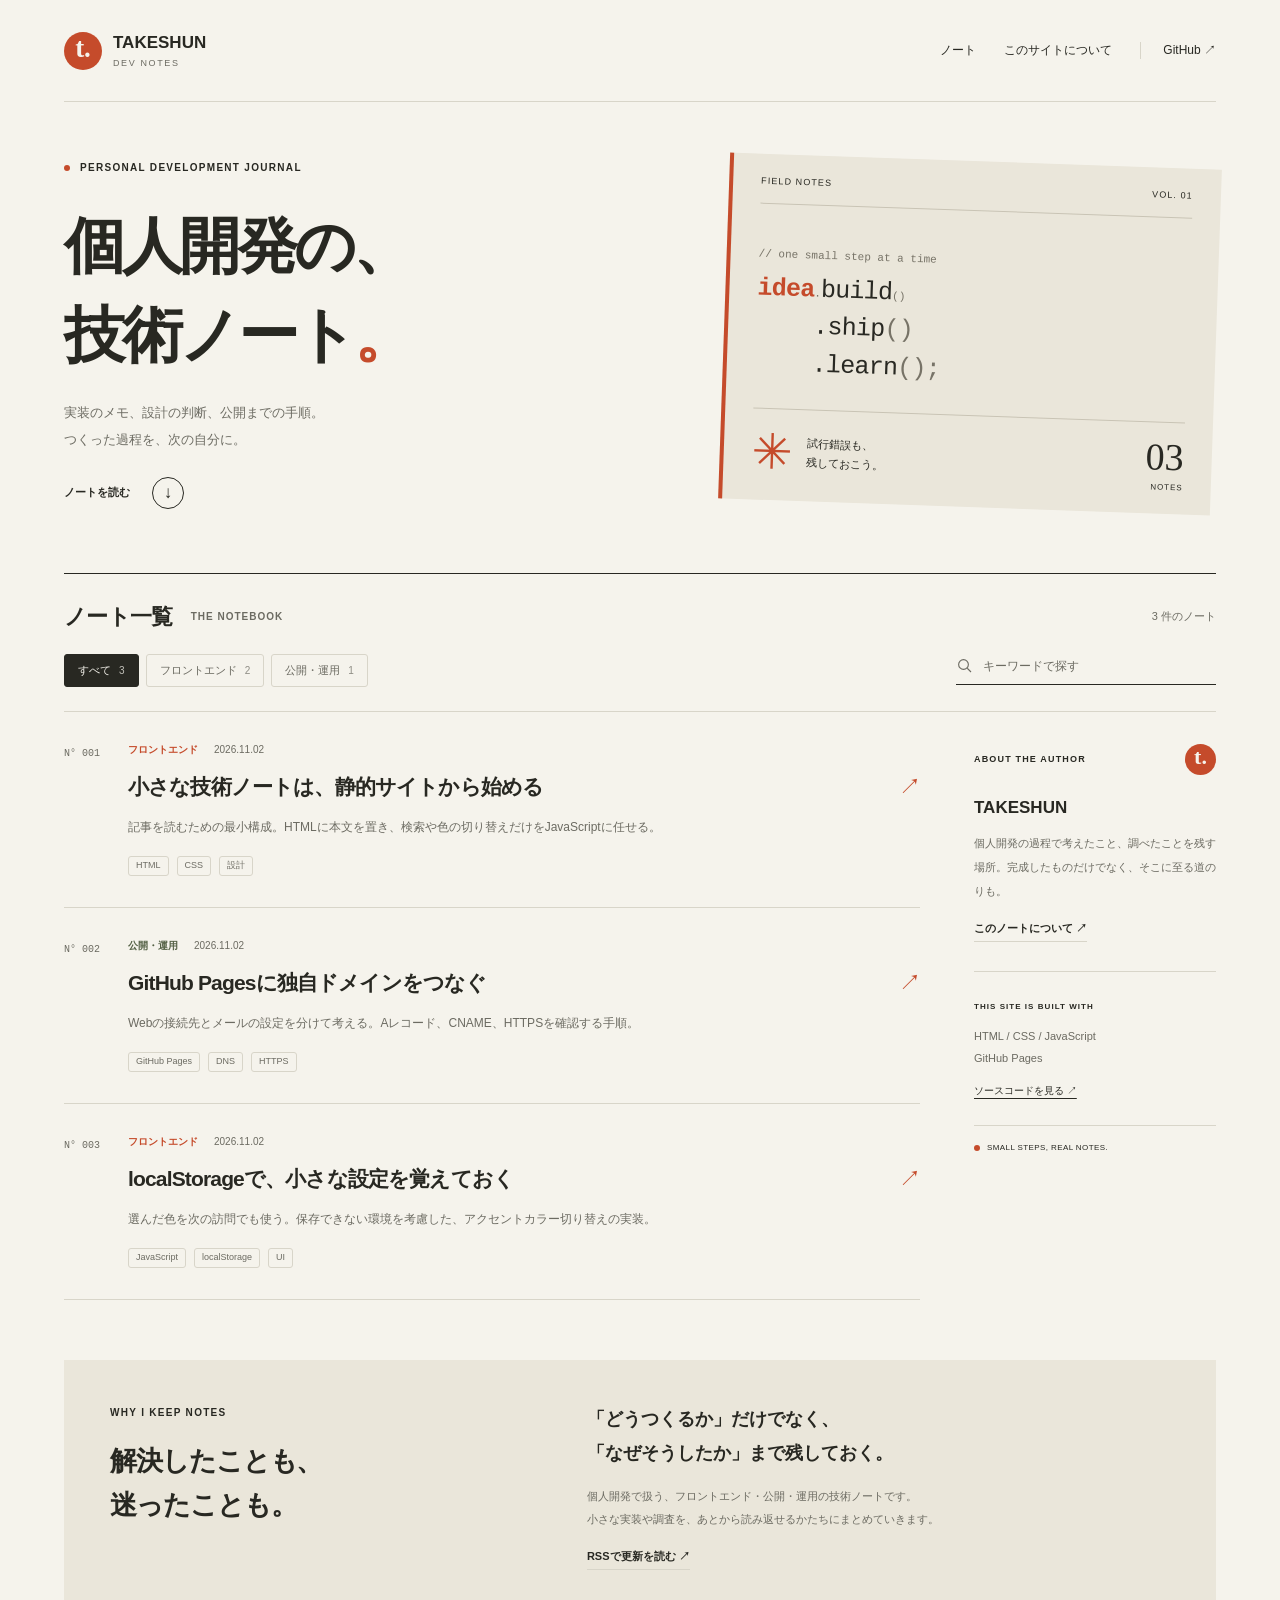
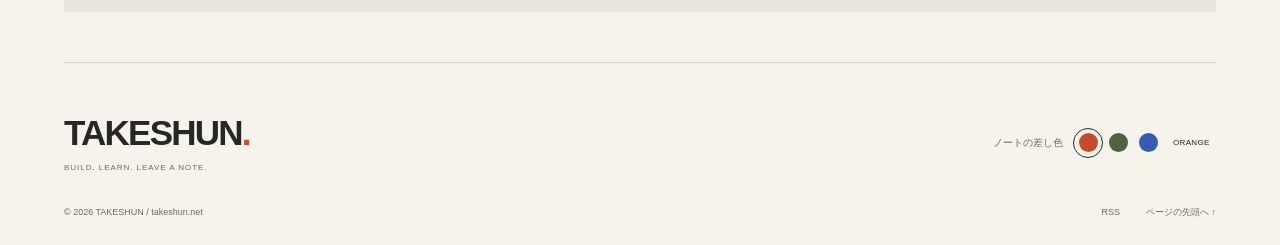
<file: index.html>
<!doctype html>
<html lang="ja"><head><meta charset="utf-8"><meta name="viewport" content="width=device-width, initial-scale=1"><meta name="theme-color" content="#f5f3ec"><title>TAKESHUN DEV NOTES &#8212; &#20491;&#20154;&#38283;&#30330;&#12398;&#25216;&#34899;&#12494;&#12540;&#12488;</title><meta name="description" content="&#20491;&#20154;&#38283;&#30330;&#12398;&#23455;&#35013;&#12513;&#12514;&#12289;&#35373;&#35336;&#12398;&#21028;&#26029;&#12289;&#20844;&#38283;&#12414;&#12391;&#12398;&#25163;&#38918;&#12290;&#12388;&#12367;&#12387;&#12383;&#36942;&#31243;&#12434;&#12289;&#27425;&#12398;&#33258;&#20998;&#12395;&#27531;&#12377;&#25216;&#34899;&#12494;&#12540;&#12488;&#12290;"><meta property="og:title" content="TAKESHUN DEV NOTES &#8212; &#20491;&#20154;&#38283;&#30330;&#12398;&#25216;&#34899;&#12494;&#12540;&#12488;"><meta property="og:description" content="&#20491;&#20154;&#38283;&#30330;&#12398;&#23455;&#35013;&#12513;&#12514;&#12289;&#35373;&#35336;&#12398;&#21028;&#26029;&#12289;&#20844;&#38283;&#12414;&#12391;&#12398;&#25163;&#38918;&#12290;&#12388;&#12367;&#12387;&#12383;&#36942;&#31243;&#12434;&#12289;&#27425;&#12398;&#33258;&#20998;&#12395;&#27531;&#12377;&#25216;&#34899;&#12494;&#12540;&#12488;&#12290;"><meta property="og:type" content="website"><meta property="og:url" content="https://takeshun.net/"><link rel="canonical" href="https://takeshun.net/"><link rel="icon" href="./favicon.svg" type="image/svg+xml"><link rel="alternate" type="application/rss+xml" title="TAKESHUN DEV NOTES" href="./feed.xml"><link rel="stylesheet" href="./style.css"><script src="./script.js" defer></script></head><body id="top">
<a class="skip" href="#main">&#26412;&#25991;&#12408;&#31227;&#21205;</a><div class="page"><header class="header"><a class="brand" href="./index.html"><span class="brand-mark" aria-hidden="true">t.</span><span>TAKESHUN<small>DEV NOTES</small></span></a><nav aria-label="&#12513;&#12452;&#12531;&#12490;&#12499;&#12466;&#12540;&#12471;&#12519;&#12531;"><a href="./index.html#notes">&#12494;&#12540;&#12488;</a><a href="./index.html#about">&#12371;&#12398;&#12469;&#12452;&#12488;&#12395;&#12388;&#12356;&#12390;</a><a class="github-link" href="https://github.com/grazios/takeshun.net">GitHub <span aria-hidden="true">&#8599;</span></a></nav></header><main id="main">
<section class="hero"><div class="hero-copy"><p class="eyebrow"><span class="dot"></span> PERSONAL DEVELOPMENT JOURNAL</p><h1>&#20491;&#20154;&#38283;&#30330;&#12398;&#12289;<br>&#25216;&#34899;&#12494;&#12540;&#12488;<span class="accent">&#12290;</span></h1><p class="intro">&#23455;&#35013;&#12398;&#12513;&#12514;&#12289;&#35373;&#35336;&#12398;&#21028;&#26029;&#12289;&#20844;&#38283;&#12414;&#12391;&#12398;&#25163;&#38918;&#12290;<br>&#12388;&#12367;&#12387;&#12383;&#36942;&#31243;&#12434;&#12289;&#27425;&#12398;&#33258;&#20998;&#12395;&#12290;</p><a class="hero-link" href="#notes">&#12494;&#12540;&#12488;&#12434;&#35501;&#12416; <span aria-hidden="true">&#8595;</span></a></div><div class="notebook" aria-hidden="true"><div class="notebook-top"><span>FIELD NOTES</span><span>VOL. 01</span></div><div class="notebook-code"><span class="code-muted">// one small step at a time</span><br><b>idea</b><span class="code-muted">.</span>build<span class="code-muted">()</span><br><span class="code-indent">.ship<span class="code-muted">()</span></span><br><span class="code-indent">.learn<span class="code-muted">();</span></span></div><div class="notebook-bottom"><span class="notebook-star">&#10035;</span><span>&#35430;&#34892;&#37679;&#35492;&#12418;&#12289;<br>&#27531;&#12375;&#12390;&#12362;&#12371;&#12358;&#12290;</span><span class="notebook-count">03<small>NOTES</small></span></div></div></section>
<section id="notes" class="notes-section" aria-labelledby="notes-title"><div class="section-top"><h2 id="notes-title">&#12494;&#12540;&#12488;&#19968;&#35239;<span class="eyebrow">THE NOTEBOOK</span></h2><span class="result-count" role="status"><span id="result-count">3</span> &#20214;&#12398;&#12494;&#12540;&#12488;</span></div>
<div class="tools" data-js-only hidden><div class="filters" role="group" aria-label="&#12459;&#12486;&#12468;&#12522;&#12391;&#32094;&#12426;&#36796;&#12416;"><button data-filter="all" aria-pressed="true" class="active">&#12377;&#12409;&#12390; <span>3</span></button><button data-filter="frontend" aria-pressed="false">&#12501;&#12525;&#12531;&#12488;&#12456;&#12531;&#12489; <span>2</span></button><button data-filter="deployment" aria-pressed="false">&#20844;&#38283;&#12539;&#36939;&#29992; <span>1</span></button></div><div class="search-wrap"><svg viewBox="0 0 24 24" width="18" height="18" aria-hidden="true"><circle cx="10" cy="10" r="6.5" fill="none" stroke="currentColor" stroke-width="1.5"/><path d="m15 15 5 5" stroke="currentColor" stroke-width="1.5"/></svg><label class="sr-only" for="note-search">&#12479;&#12452;&#12488;&#12523;&#12539;&#27010;&#35201;&#12539;&#12479;&#12464;&#12391;&#26908;&#32034;</label><input id="note-search" type="search" placeholder="&#12461;&#12540;&#12527;&#12540;&#12489;&#12391;&#25506;&#12377;" autocomplete="off"></div></div>
<div class="notes-layout"><div class="note-list"><article class="note-card" data-note data-category="frontend" data-search="HTML CSS &#35373;&#35336;"><div class="note-index">N&#176; 001</div><div class="note-content"><div class="note-meta"><span class="category frontend">&#12501;&#12525;&#12531;&#12488;&#12456;&#12531;&#12489;</span><time datetime="2026-11-02">2026.11.02</time></div><h3><a href="./notes/static-site.html">&#23567;&#12373;&#12394;&#25216;&#34899;&#12494;&#12540;&#12488;&#12399;&#12289;&#38745;&#30340;&#12469;&#12452;&#12488;&#12363;&#12425;&#22987;&#12417;&#12427;<span class="note-arrow" aria-hidden="true">&#8599;</span></a></h3><p>&#35352;&#20107;&#12434;&#35501;&#12416;&#12383;&#12417;&#12398;&#26368;&#23567;&#27083;&#25104;&#12290;HTML&#12395;&#26412;&#25991;&#12434;&#32622;&#12365;&#12289;&#26908;&#32034;&#12420;&#33394;&#12398;&#20999;&#12426;&#26367;&#12360;&#12384;&#12369;&#12434;JavaScript&#12395;&#20219;&#12379;&#12427;&#12290;</p><div class="tags"><span>HTML</span><span>CSS</span><span>&#35373;&#35336;</span></div></div></article>
<article class="note-card" data-note data-category="deployment" data-search="GitHub Pages DNS HTTPS"><div class="note-index">N&#176; 002</div><div class="note-content"><div class="note-meta"><span class="category deployment">&#20844;&#38283;&#12539;&#36939;&#29992;</span><time datetime="2026-11-02">2026.11.02</time></div><h3><a href="./notes/github-pages-domain.html">GitHub Pages&#12395;&#29420;&#33258;&#12489;&#12513;&#12452;&#12531;&#12434;&#12388;&#12394;&#12368;<span class="note-arrow" aria-hidden="true">&#8599;</span></a></h3><p>Web&#12398;&#25509;&#32154;&#20808;&#12392;&#12513;&#12540;&#12523;&#12398;&#35373;&#23450;&#12434;&#20998;&#12369;&#12390;&#32771;&#12360;&#12427;&#12290;A&#12524;&#12467;&#12540;&#12489;&#12289;CNAME&#12289;HTTPS&#12434;&#30906;&#35469;&#12377;&#12427;&#25163;&#38918;&#12290;</p><div class="tags"><span>GitHub Pages</span><span>DNS</span><span>HTTPS</span></div></div></article>
<article class="note-card" data-note data-category="frontend" data-search="JavaScript localStorage UI"><div class="note-index">N&#176; 003</div><div class="note-content"><div class="note-meta"><span class="category frontend">&#12501;&#12525;&#12531;&#12488;&#12456;&#12531;&#12489;</span><time datetime="2026-11-02">2026.11.02</time></div><h3><a href="./notes/localstorage-theme.html">localStorage&#12391;&#12289;&#23567;&#12373;&#12394;&#35373;&#23450;&#12434;&#35226;&#12360;&#12390;&#12362;&#12367;<span class="note-arrow" aria-hidden="true">&#8599;</span></a></h3><p>&#36984;&#12435;&#12384;&#33394;&#12434;&#27425;&#12398;&#35370;&#21839;&#12391;&#12418;&#20351;&#12358;&#12290;&#20445;&#23384;&#12391;&#12365;&#12394;&#12356;&#29872;&#22659;&#12434;&#32771;&#24942;&#12375;&#12383;&#12289;&#12450;&#12463;&#12475;&#12531;&#12488;&#12459;&#12521;&#12540;&#20999;&#12426;&#26367;&#12360;&#12398;&#23455;&#35013;&#12290;</p><div class="tags"><span>JavaScript</span><span>localStorage</span><span>UI</span></div></div></article><div class="empty-state" id="empty-state" hidden><span class="eyebrow">NO MATCHES</span><h3>&#19968;&#33268;&#12377;&#12427;&#12494;&#12540;&#12488;&#12399;&#12354;&#12426;&#12414;&#12379;&#12435;&#12290;</h3><p>&#21029;&#12398;&#12461;&#12540;&#12527;&#12540;&#12489;&#12420;&#12459;&#12486;&#12468;&#12522;&#12391;&#25506;&#12375;&#12390;&#12415;&#12390;&#12367;&#12384;&#12373;&#12356;&#12290;</p><button id="reset-search">&#32094;&#12426;&#36796;&#12415;&#12434;&#12522;&#12475;&#12483;&#12488;</button></div></div>
<aside class="sidebar"><div class="side-heading"><span class="eyebrow">ABOUT THE AUTHOR</span><span class="tiny-mark">t.</span></div><h3>TAKESHUN</h3><p>&#20491;&#20154;&#38283;&#30330;&#12398;&#36942;&#31243;&#12391;&#32771;&#12360;&#12383;&#12371;&#12392;&#12289;&#35519;&#12409;&#12383;&#12371;&#12392;&#12434;&#27531;&#12377;&#22580;&#25152;&#12290;&#23436;&#25104;&#12375;&#12383;&#12418;&#12398;&#12384;&#12369;&#12391;&#12394;&#12367;&#12289;&#12381;&#12371;&#12395;&#33267;&#12427;&#36947;&#12398;&#12426;&#12418;&#12290;</p><a class="text-link" href="#about">&#12371;&#12398;&#12494;&#12540;&#12488;&#12395;&#12388;&#12356;&#12390; &#8599;</a><div class="sidebar-stack"><span class="eyebrow">THIS SITE IS BUILT WITH</span><p>HTML / CSS / JavaScript<br>GitHub Pages</p><a href="https://github.com/grazios/takeshun.net">&#12477;&#12540;&#12473;&#12467;&#12540;&#12489;&#12434;&#35211;&#12427; &#8599;</a></div><div class="sidebar-bottom"><span class="dot"></span> SMALL STEPS, REAL NOTES.</div></aside></div></section>
<section class="about" id="about"><div><span class="eyebrow">WHY I KEEP NOTES</span><h2>&#35299;&#27770;&#12375;&#12383;&#12371;&#12392;&#12418;&#12289;<br>&#36855;&#12387;&#12383;&#12371;&#12392;&#12418;&#12290;</h2></div><div><p>&#12300;&#12393;&#12358;&#12388;&#12367;&#12427;&#12363;&#12301;&#12384;&#12369;&#12391;&#12394;&#12367;&#12289;<br>&#12300;&#12394;&#12380;&#12381;&#12358;&#12375;&#12383;&#12363;&#12301;&#12414;&#12391;&#27531;&#12375;&#12390;&#12362;&#12367;&#12290;</p><p class="muted">&#20491;&#20154;&#38283;&#30330;&#12391;&#25201;&#12358;&#12289;&#12501;&#12525;&#12531;&#12488;&#12456;&#12531;&#12489;&#12539;&#20844;&#38283;&#12539;&#36939;&#29992;&#12398;&#25216;&#34899;&#12494;&#12540;&#12488;&#12391;&#12377;&#12290;<br>&#23567;&#12373;&#12394;&#23455;&#35013;&#12420;&#35519;&#26619;&#12434;&#12289;&#12354;&#12392;&#12363;&#12425;&#35501;&#12415;&#36820;&#12379;&#12427;&#12363;&#12383;&#12385;&#12395;&#12414;&#12392;&#12417;&#12390;&#12356;&#12365;&#12414;&#12377;&#12290;</p><a class="text-link" href="./feed.xml">RSS&#12391;&#26356;&#26032;&#12434;&#35501;&#12416; &#8599;</a></div></section></main><footer><div class="footer-top"><a class="footer-brand" href="./index.html">TAKESHUN<span class="accent">.</span><small>BUILD. LEARN. LEAVE A NOTE.</small></a><div class="palette" data-js-only hidden><span class="palette-caption">&#12494;&#12540;&#12488;&#12398;&#24046;&#12375;&#33394;</span><div role="group" aria-label="&#12450;&#12463;&#12475;&#12531;&#12488;&#12459;&#12521;&#12540;"><button class="swatch selected" data-theme="orange" aria-label="&#12458;&#12524;&#12531;&#12472;" aria-pressed="true"><span style="--swatch:#c54b2b"></span></button><button class="swatch" data-theme="green" aria-label="&#12464;&#12522;&#12540;&#12531;" aria-pressed="false"><span style="--swatch:#526044"></span></button><button class="swatch" data-theme="blue" aria-label="&#12502;&#12523;&#12540;" aria-pressed="false"><span style="--swatch:#355cb0"></span></button></div><span class="palette-name" id="palette-name" aria-live="polite">ORANGE</span></div></div><div class="footer-bottom"><span>&#169; 2026 TAKESHUN / takeshun.net</span><div><a href="./feed.xml">RSS</a><a href="#top">&#12506;&#12540;&#12472;&#12398;&#20808;&#38957;&#12408; &#8593;</a></div></div></footer></div></body></html>
</file>
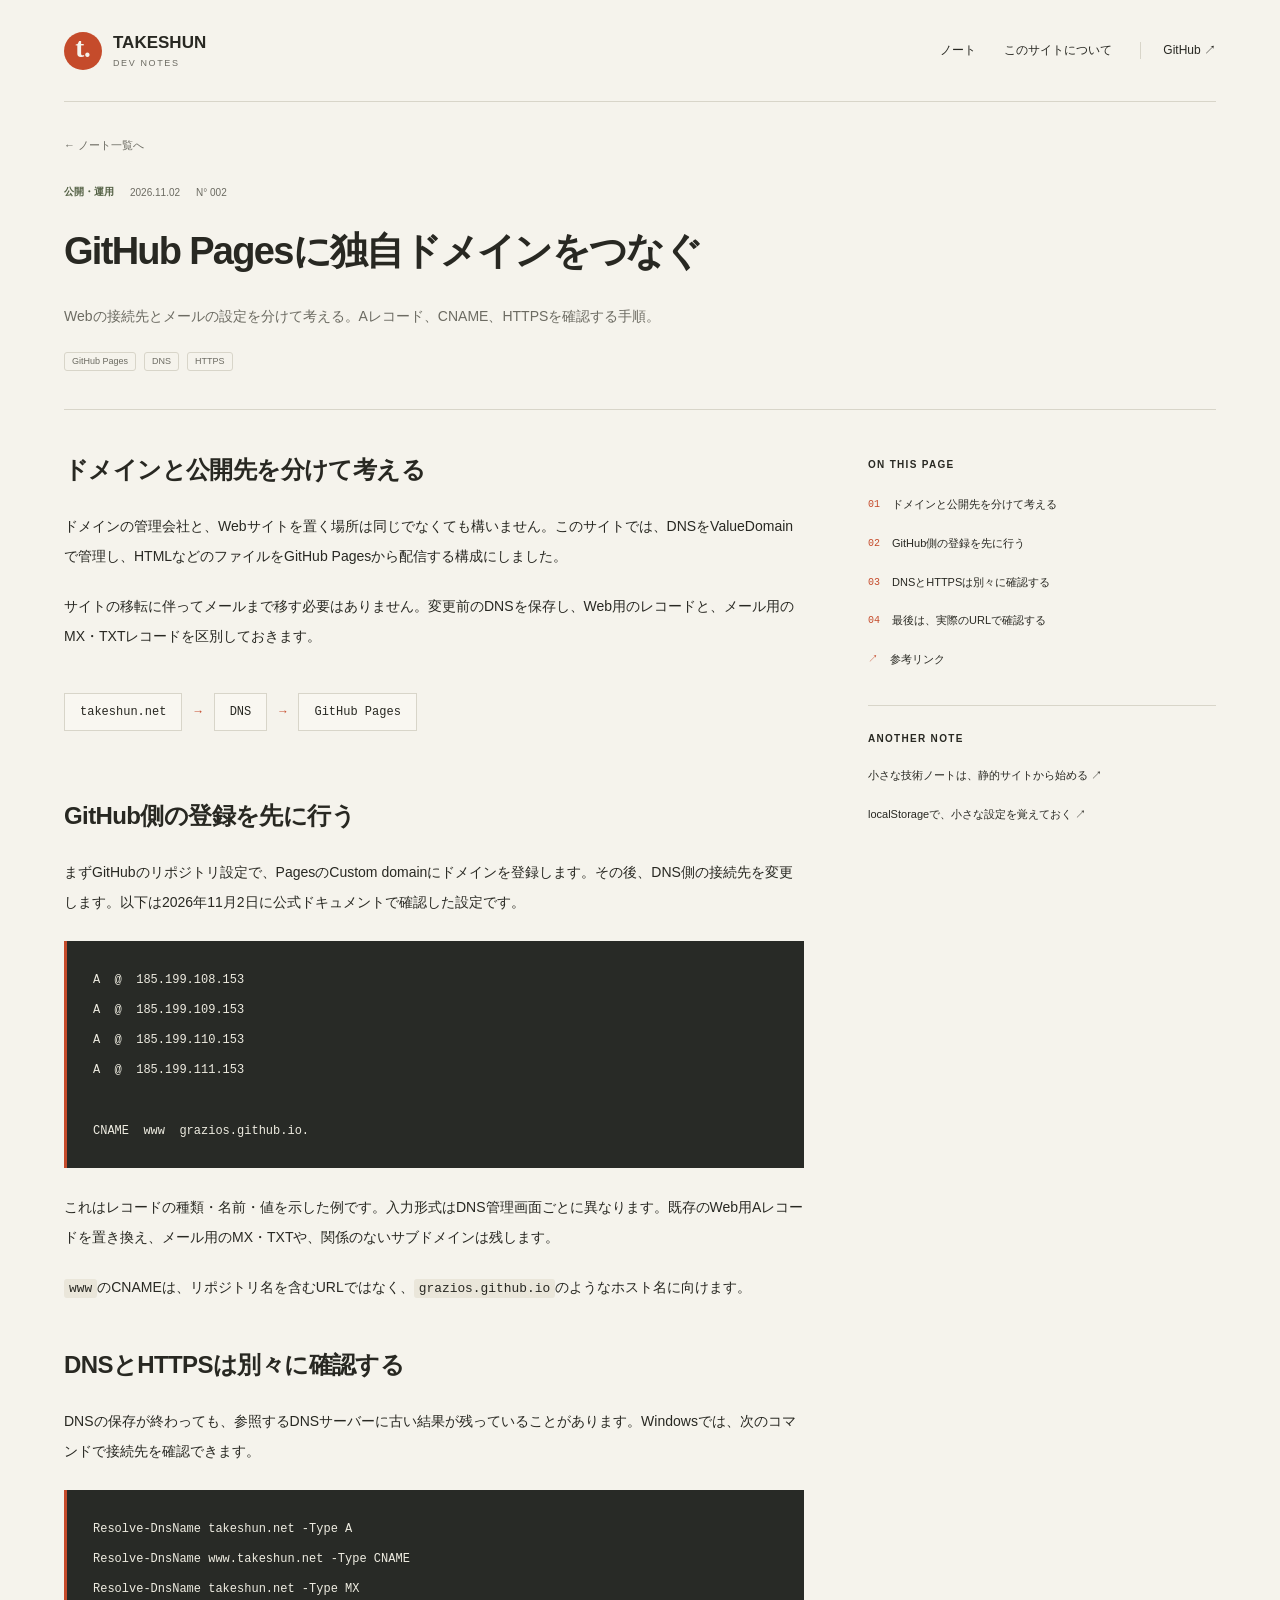
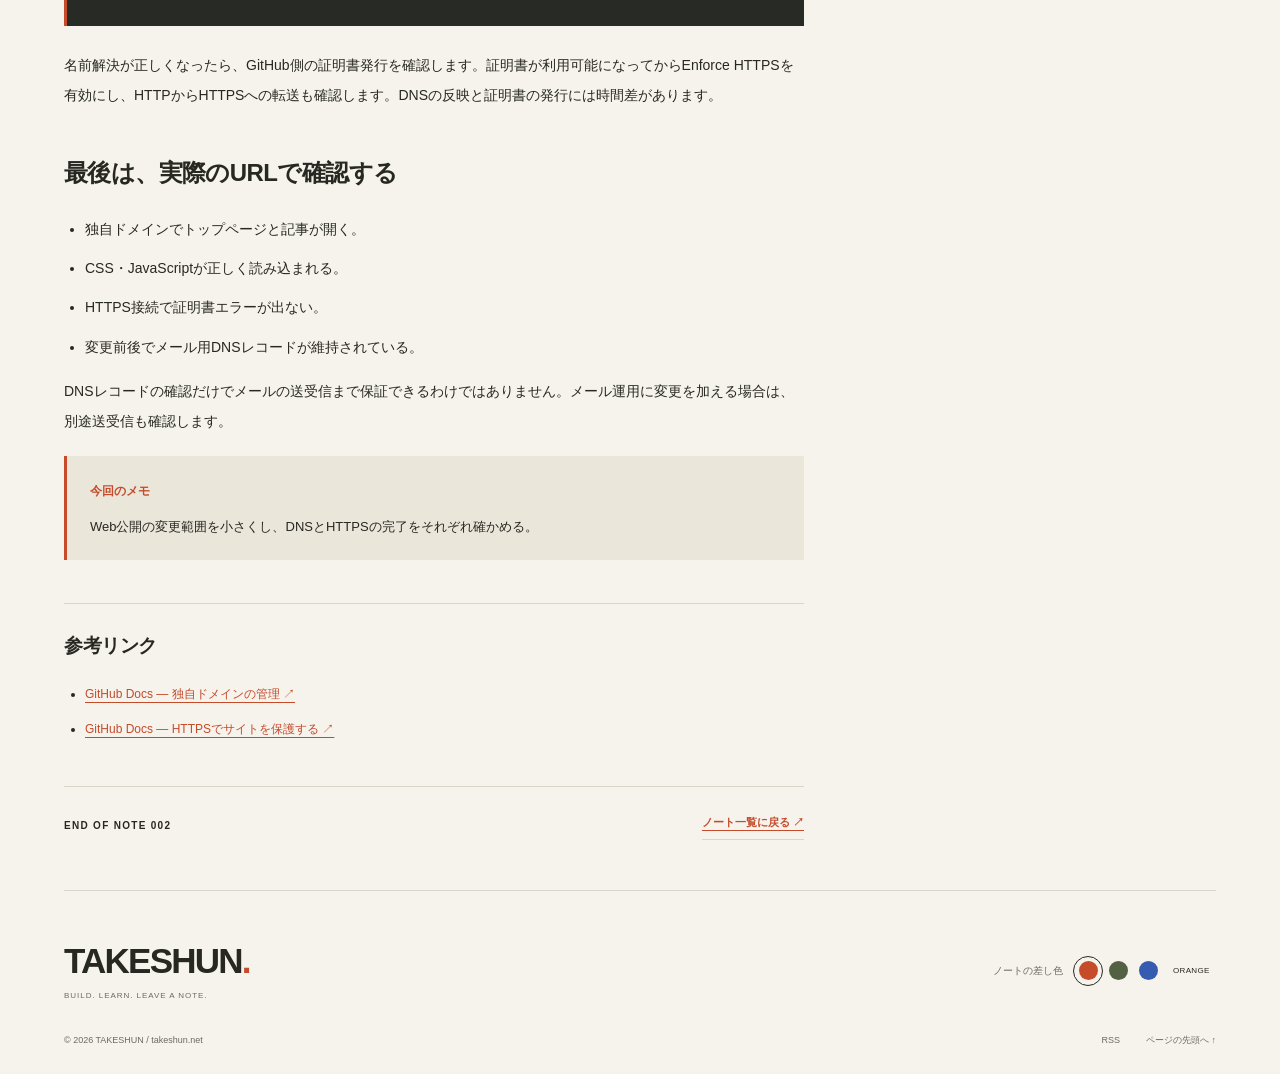
<file: notes/github-pages-domain.html>
<!doctype html>
<html lang="ja"><head><meta charset="utf-8"><meta name="viewport" content="width=device-width, initial-scale=1"><meta name="theme-color" content="#f5f3ec"><title>GitHub Pages&#12395;&#29420;&#33258;&#12489;&#12513;&#12452;&#12531;&#12434;&#12388;&#12394;&#12368; | TAKESHUN DEV NOTES</title><meta name="description" content="Web&#12398;&#25509;&#32154;&#20808;&#12392;&#12513;&#12540;&#12523;&#12398;&#35373;&#23450;&#12434;&#20998;&#12369;&#12390;&#32771;&#12360;&#12427;&#12290;A&#12524;&#12467;&#12540;&#12489;&#12289;CNAME&#12289;HTTPS&#12434;&#30906;&#35469;&#12377;&#12427;&#25163;&#38918;&#12290;"><meta property="og:title" content="GitHub Pages&#12395;&#29420;&#33258;&#12489;&#12513;&#12452;&#12531;&#12434;&#12388;&#12394;&#12368; | TAKESHUN DEV NOTES"><meta property="og:description" content="Web&#12398;&#25509;&#32154;&#20808;&#12392;&#12513;&#12540;&#12523;&#12398;&#35373;&#23450;&#12434;&#20998;&#12369;&#12390;&#32771;&#12360;&#12427;&#12290;A&#12524;&#12467;&#12540;&#12489;&#12289;CNAME&#12289;HTTPS&#12434;&#30906;&#35469;&#12377;&#12427;&#25163;&#38918;&#12290;"><meta property="og:type" content="article"><meta property="og:url" content="https://takeshun.net/notes/github-pages-domain.html"><link rel="canonical" href="https://takeshun.net/notes/github-pages-domain.html"><link rel="icon" href="../favicon.svg" type="image/svg+xml"><link rel="alternate" type="application/rss+xml" title="TAKESHUN DEV NOTES" href="../feed.xml"><link rel="stylesheet" href="../style.css"><script src="../script.js" defer></script></head><body id="top">
<a class="skip" href="#main">&#26412;&#25991;&#12408;&#31227;&#21205;</a><div class="page"><header class="header"><a class="brand" href="../index.html"><span class="brand-mark" aria-hidden="true">t.</span><span>TAKESHUN<small>DEV NOTES</small></span></a><nav aria-label="&#12513;&#12452;&#12531;&#12490;&#12499;&#12466;&#12540;&#12471;&#12519;&#12531;"><a href="../index.html#notes">&#12494;&#12540;&#12488;</a><a href="../index.html#about">&#12371;&#12398;&#12469;&#12452;&#12488;&#12395;&#12388;&#12356;&#12390;</a><a class="github-link" href="https://github.com/grazios/takeshun.net">GitHub <span aria-hidden="true">&#8599;</span></a></nav></header><main id="main"><a class="back-link" href="../index.html#notes">&#8592; &#12494;&#12540;&#12488;&#19968;&#35239;&#12408;</a><div class="article-heading"><div class="note-meta"><span class="category deployment">&#20844;&#38283;&#12539;&#36939;&#29992;</span><time datetime="2026-11-02">2026.11.02</time><span>N&#176; 002</span></div><h1>GitHub Pages&#12395;&#29420;&#33258;&#12489;&#12513;&#12452;&#12531;&#12434;&#12388;&#12394;&#12368;</h1><p>Web&#12398;&#25509;&#32154;&#20808;&#12392;&#12513;&#12540;&#12523;&#12398;&#35373;&#23450;&#12434;&#20998;&#12369;&#12390;&#32771;&#12360;&#12427;&#12290;A&#12524;&#12467;&#12540;&#12489;&#12289;CNAME&#12289;HTTPS&#12434;&#30906;&#35469;&#12377;&#12427;&#25163;&#38918;&#12290;</p><div class="tags"><span>GitHub Pages</span><span>DNS</span><span>HTTPS</span></div></div><div class="article-layout"><article class="prose"><section id="separate"><h2>&#12489;&#12513;&#12452;&#12531;&#12392;&#20844;&#38283;&#20808;&#12434;&#20998;&#12369;&#12390;&#32771;&#12360;&#12427;</h2><p>&#12489;&#12513;&#12452;&#12531;&#12398;&#31649;&#29702;&#20250;&#31038;&#12392;&#12289;Web&#12469;&#12452;&#12488;&#12434;&#32622;&#12367;&#22580;&#25152;&#12399;&#21516;&#12376;&#12391;&#12394;&#12367;&#12390;&#12418;&#27083;&#12356;&#12414;&#12379;&#12435;&#12290;&#12371;&#12398;&#12469;&#12452;&#12488;&#12391;&#12399;&#12289;DNS&#12434;ValueDomain&#12391;&#31649;&#29702;&#12375;&#12289;HTML&#12394;&#12393;&#12398;&#12501;&#12449;&#12452;&#12523;&#12434;GitHub Pages&#12363;&#12425;&#37197;&#20449;&#12377;&#12427;&#27083;&#25104;&#12395;&#12375;&#12414;&#12375;&#12383;&#12290;</p><p>&#12469;&#12452;&#12488;&#12398;&#31227;&#36578;&#12395;&#20276;&#12387;&#12390;&#12513;&#12540;&#12523;&#12414;&#12391;&#31227;&#12377;&#24517;&#35201;&#12399;&#12354;&#12426;&#12414;&#12379;&#12435;&#12290;&#22793;&#26356;&#21069;&#12398;DNS&#12434;&#20445;&#23384;&#12375;&#12289;Web&#29992;&#12398;&#12524;&#12467;&#12540;&#12489;&#12392;&#12289;&#12513;&#12540;&#12523;&#29992;&#12398;MX&#12539;TXT&#12524;&#12467;&#12540;&#12489;&#12434;&#21306;&#21029;&#12375;&#12390;&#12362;&#12365;&#12414;&#12377;&#12290;</p><div class="inline-flow"><span>takeshun.net</span><b>&#8594;</b><span>DNS</span><b>&#8594;</b><span>GitHub Pages</span></div></section>
<section id="dns"><h2>GitHub&#20596;&#12398;&#30331;&#37682;&#12434;&#20808;&#12395;&#34892;&#12358;</h2><p>&#12414;&#12378;GitHub&#12398;&#12522;&#12509;&#12472;&#12488;&#12522;&#35373;&#23450;&#12391;&#12289;Pages&#12398;Custom domain&#12395;&#12489;&#12513;&#12452;&#12531;&#12434;&#30331;&#37682;&#12375;&#12414;&#12377;&#12290;&#12381;&#12398;&#24460;&#12289;DNS&#20596;&#12398;&#25509;&#32154;&#20808;&#12434;&#22793;&#26356;&#12375;&#12414;&#12377;&#12290;&#20197;&#19979;&#12399;2026&#24180;11&#26376;2&#26085;&#12395;&#20844;&#24335;&#12489;&#12461;&#12517;&#12513;&#12531;&#12488;&#12391;&#30906;&#35469;&#12375;&#12383;&#35373;&#23450;&#12391;&#12377;&#12290;</p><pre tabindex="0" aria-label="&#12467;&#12540;&#12489;&#20363;"><code>A  @  185.199.108.153
A  @  185.199.109.153
A  @  185.199.110.153
A  @  185.199.111.153

CNAME  www  grazios.github.io.</code></pre><p>&#12371;&#12428;&#12399;&#12524;&#12467;&#12540;&#12489;&#12398;&#31278;&#39006;&#12539;&#21517;&#21069;&#12539;&#20516;&#12434;&#31034;&#12375;&#12383;&#20363;&#12391;&#12377;&#12290;&#20837;&#21147;&#24418;&#24335;&#12399;DNS&#31649;&#29702;&#30011;&#38754;&#12372;&#12392;&#12395;&#30064;&#12394;&#12426;&#12414;&#12377;&#12290;&#26082;&#23384;&#12398;Web&#29992;A&#12524;&#12467;&#12540;&#12489;&#12434;&#32622;&#12365;&#25563;&#12360;&#12289;&#12513;&#12540;&#12523;&#29992;&#12398;MX&#12539;TXT&#12420;&#12289;&#38306;&#20418;&#12398;&#12394;&#12356;&#12469;&#12502;&#12489;&#12513;&#12452;&#12531;&#12399;&#27531;&#12375;&#12414;&#12377;&#12290;</p><p><code>www</code>&#12398;CNAME&#12399;&#12289;&#12522;&#12509;&#12472;&#12488;&#12522;&#21517;&#12434;&#21547;&#12416;URL&#12391;&#12399;&#12394;&#12367;&#12289;<code>grazios.github.io</code>&#12398;&#12424;&#12358;&#12394;&#12507;&#12473;&#12488;&#21517;&#12395;&#21521;&#12369;&#12414;&#12377;&#12290;</p></section>
<section id="check"><h2>DNS&#12392;HTTPS&#12399;&#21029;&#12293;&#12395;&#30906;&#35469;&#12377;&#12427;</h2><p>DNS&#12398;&#20445;&#23384;&#12364;&#32066;&#12431;&#12387;&#12390;&#12418;&#12289;&#21442;&#29031;&#12377;&#12427;DNS&#12469;&#12540;&#12496;&#12540;&#12395;&#21476;&#12356;&#32080;&#26524;&#12364;&#27531;&#12387;&#12390;&#12356;&#12427;&#12371;&#12392;&#12364;&#12354;&#12426;&#12414;&#12377;&#12290;Windows&#12391;&#12399;&#12289;&#27425;&#12398;&#12467;&#12510;&#12531;&#12489;&#12391;&#25509;&#32154;&#20808;&#12434;&#30906;&#35469;&#12391;&#12365;&#12414;&#12377;&#12290;</p><pre tabindex="0" aria-label="&#12467;&#12540;&#12489;&#20363;"><code>Resolve-DnsName takeshun.net -Type A
Resolve-DnsName www.takeshun.net -Type CNAME
Resolve-DnsName takeshun.net -Type MX</code></pre><p>&#21517;&#21069;&#35299;&#27770;&#12364;&#27491;&#12375;&#12367;&#12394;&#12387;&#12383;&#12425;&#12289;GitHub&#20596;&#12398;&#35388;&#26126;&#26360;&#30330;&#34892;&#12434;&#30906;&#35469;&#12375;&#12414;&#12377;&#12290;&#35388;&#26126;&#26360;&#12364;&#21033;&#29992;&#21487;&#33021;&#12395;&#12394;&#12387;&#12390;&#12363;&#12425;Enforce HTTPS&#12434;&#26377;&#21177;&#12395;&#12375;&#12289;HTTP&#12363;&#12425;HTTPS&#12408;&#12398;&#36578;&#36865;&#12418;&#30906;&#35469;&#12375;&#12414;&#12377;&#12290;DNS&#12398;&#21453;&#26144;&#12392;&#35388;&#26126;&#26360;&#12398;&#30330;&#34892;&#12395;&#12399;&#26178;&#38291;&#24046;&#12364;&#12354;&#12426;&#12414;&#12377;&#12290;</p></section>
<section id="finish"><h2>&#26368;&#24460;&#12399;&#12289;&#23455;&#38555;&#12398;URL&#12391;&#30906;&#35469;&#12377;&#12427;</h2><ul><li>&#29420;&#33258;&#12489;&#12513;&#12452;&#12531;&#12391;&#12488;&#12483;&#12503;&#12506;&#12540;&#12472;&#12392;&#35352;&#20107;&#12364;&#38283;&#12367;&#12290;</li><li>CSS&#12539;JavaScript&#12364;&#27491;&#12375;&#12367;&#35501;&#12415;&#36796;&#12414;&#12428;&#12427;&#12290;</li><li>HTTPS&#25509;&#32154;&#12391;&#35388;&#26126;&#26360;&#12456;&#12521;&#12540;&#12364;&#20986;&#12394;&#12356;&#12290;</li><li>&#22793;&#26356;&#21069;&#24460;&#12391;&#12513;&#12540;&#12523;&#29992;DNS&#12524;&#12467;&#12540;&#12489;&#12364;&#32173;&#25345;&#12373;&#12428;&#12390;&#12356;&#12427;&#12290;</li></ul><p>DNS&#12524;&#12467;&#12540;&#12489;&#12398;&#30906;&#35469;&#12384;&#12369;&#12391;&#12513;&#12540;&#12523;&#12398;&#36865;&#21463;&#20449;&#12414;&#12391;&#20445;&#35388;&#12391;&#12365;&#12427;&#12431;&#12369;&#12391;&#12399;&#12354;&#12426;&#12414;&#12379;&#12435;&#12290;&#12513;&#12540;&#12523;&#36939;&#29992;&#12395;&#22793;&#26356;&#12434;&#21152;&#12360;&#12427;&#22580;&#21512;&#12399;&#12289;&#21029;&#36884;&#36865;&#21463;&#20449;&#12418;&#30906;&#35469;&#12375;&#12414;&#12377;&#12290;</p><div class="takeaway"><strong>&#20170;&#22238;&#12398;&#12513;&#12514;</strong><p>Web&#20844;&#38283;&#12398;&#22793;&#26356;&#31684;&#22258;&#12434;&#23567;&#12373;&#12367;&#12375;&#12289;DNS&#12392;HTTPS&#12398;&#23436;&#20102;&#12434;&#12381;&#12428;&#12382;&#12428;&#30906;&#12363;&#12417;&#12427;&#12290;</p></div></section><section class="references" id="references"><h2>&#21442;&#32771;&#12522;&#12531;&#12463;</h2><ul><li><a href="https://docs.github.com/en/pages/configuring-a-custom-domain-for-your-github-pages-site/managing-a-custom-domain-for-your-github-pages-site">GitHub Docs &#8212; &#29420;&#33258;&#12489;&#12513;&#12452;&#12531;&#12398;&#31649;&#29702; &#8599;</a></li><li><a href="https://docs.github.com/en/pages/getting-started-with-github-pages/securing-your-github-pages-site-with-https">GitHub Docs &#8212; HTTPS&#12391;&#12469;&#12452;&#12488;&#12434;&#20445;&#35703;&#12377;&#12427; &#8599;</a></li></ul></section><div class="article-end"><span class="eyebrow">END OF NOTE 002</span><a class="text-link" href="../index.html#notes">&#12494;&#12540;&#12488;&#19968;&#35239;&#12395;&#25147;&#12427; &#8599;</a></div></article><aside class="toc"><span class="eyebrow">ON THIS PAGE</span><nav aria-label="&#35352;&#20107;&#12398;&#30446;&#27425;"><a href="#separate"><span>01</span>&#12489;&#12513;&#12452;&#12531;&#12392;&#20844;&#38283;&#20808;&#12434;&#20998;&#12369;&#12390;&#32771;&#12360;&#12427;</a><a href="#dns"><span>02</span>GitHub&#20596;&#12398;&#30331;&#37682;&#12434;&#20808;&#12395;&#34892;&#12358;</a><a href="#check"><span>03</span>DNS&#12392;HTTPS&#12399;&#21029;&#12293;&#12395;&#30906;&#35469;&#12377;&#12427;</a><a href="#finish"><span>04</span>&#26368;&#24460;&#12399;&#12289;&#23455;&#38555;&#12398;URL&#12391;&#30906;&#35469;&#12377;&#12427;</a><a href="#references"><span>&#8599;</span>&#21442;&#32771;&#12522;&#12531;&#12463;</a></nav><div class="toc-next"><span class="eyebrow">ANOTHER NOTE</span><a href="./static-site.html">&#23567;&#12373;&#12394;&#25216;&#34899;&#12494;&#12540;&#12488;&#12399;&#12289;&#38745;&#30340;&#12469;&#12452;&#12488;&#12363;&#12425;&#22987;&#12417;&#12427; &#8599;</a><a href="./localstorage-theme.html">localStorage&#12391;&#12289;&#23567;&#12373;&#12394;&#35373;&#23450;&#12434;&#35226;&#12360;&#12390;&#12362;&#12367; &#8599;</a></div></aside></div></main><footer><div class="footer-top"><a class="footer-brand" href="../index.html">TAKESHUN<span class="accent">.</span><small>BUILD. LEARN. LEAVE A NOTE.</small></a><div class="palette" data-js-only hidden><span class="palette-caption">&#12494;&#12540;&#12488;&#12398;&#24046;&#12375;&#33394;</span><div role="group" aria-label="&#12450;&#12463;&#12475;&#12531;&#12488;&#12459;&#12521;&#12540;"><button class="swatch selected" data-theme="orange" aria-label="&#12458;&#12524;&#12531;&#12472;" aria-pressed="true"><span style="--swatch:#c54b2b"></span></button><button class="swatch" data-theme="green" aria-label="&#12464;&#12522;&#12540;&#12531;" aria-pressed="false"><span style="--swatch:#526044"></span></button><button class="swatch" data-theme="blue" aria-label="&#12502;&#12523;&#12540;" aria-pressed="false"><span style="--swatch:#355cb0"></span></button></div><span class="palette-name" id="palette-name" aria-live="polite">ORANGE</span></div></div><div class="footer-bottom"><span>&#169; 2026 TAKESHUN / takeshun.net</span><div><a href="../feed.xml">RSS</a><a href="#top">&#12506;&#12540;&#12472;&#12398;&#20808;&#38957;&#12408; &#8593;</a></div></div></footer></div></body></html>
</file>
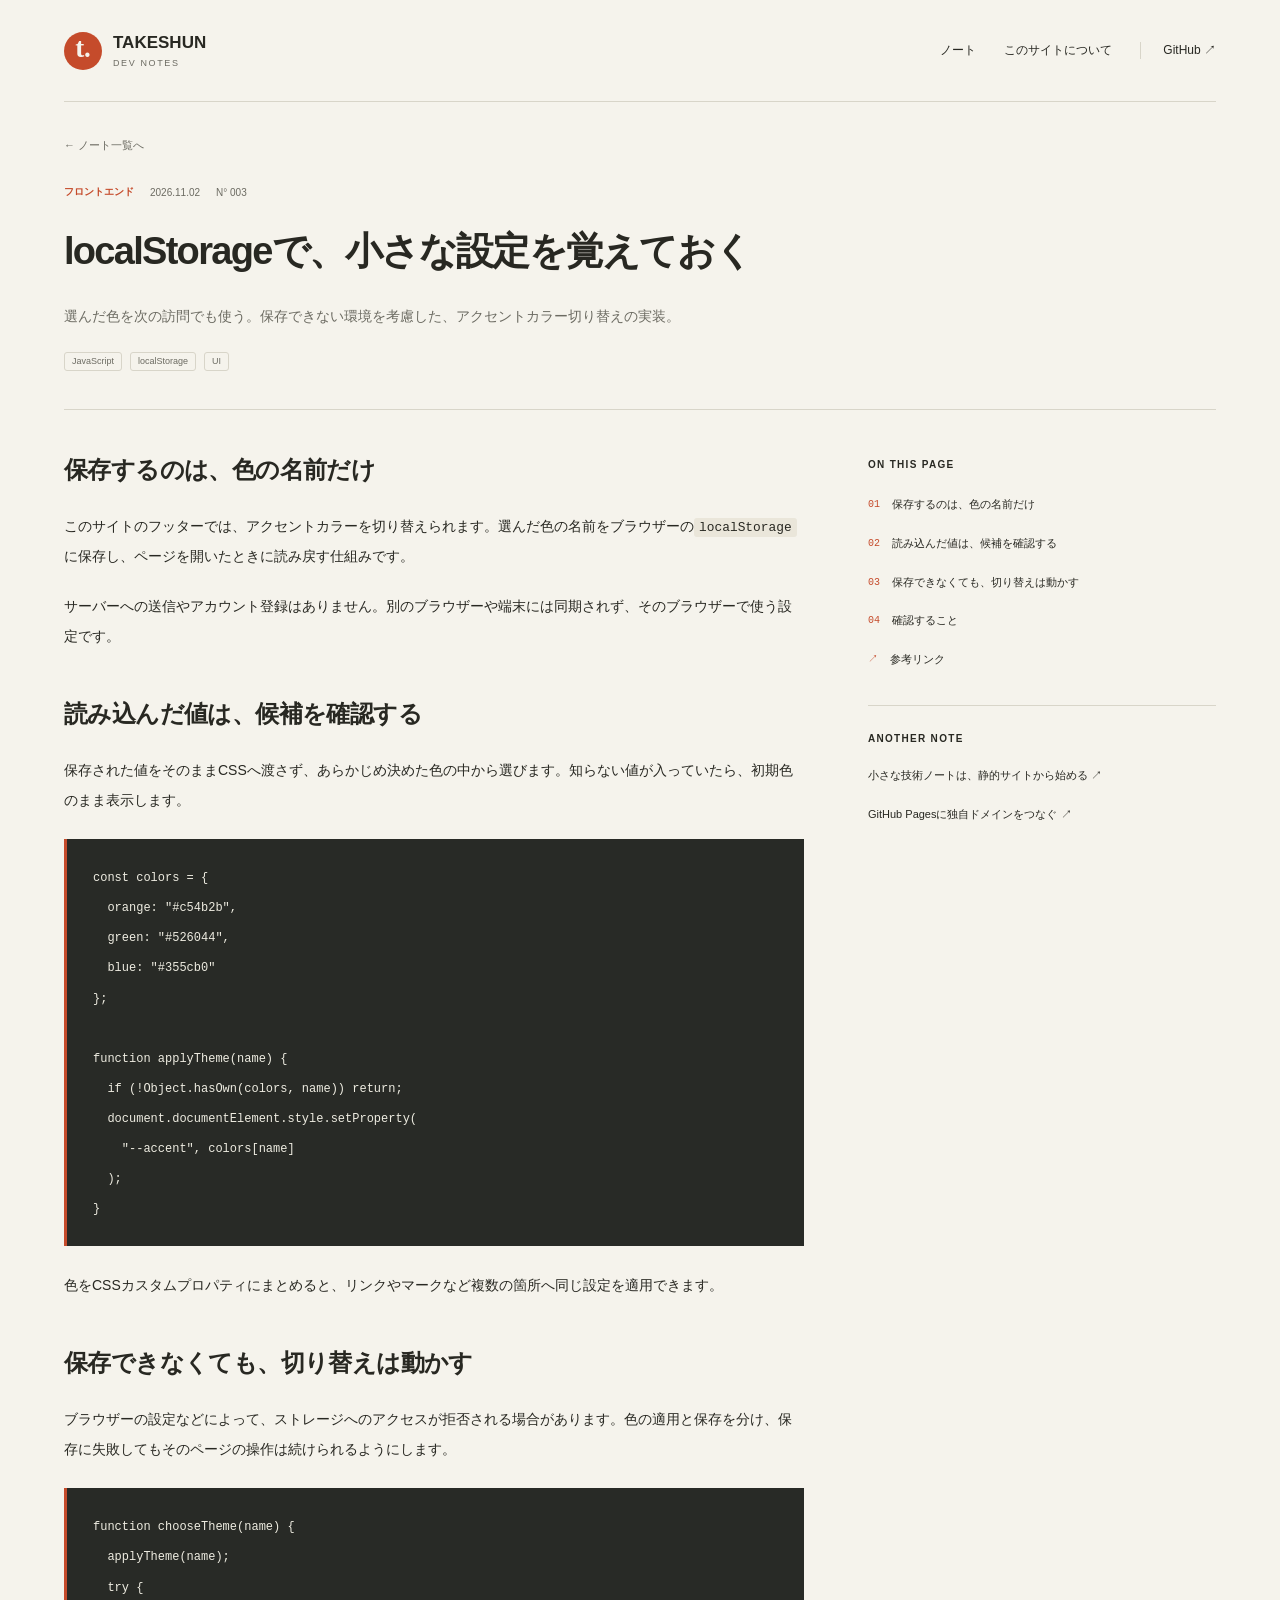
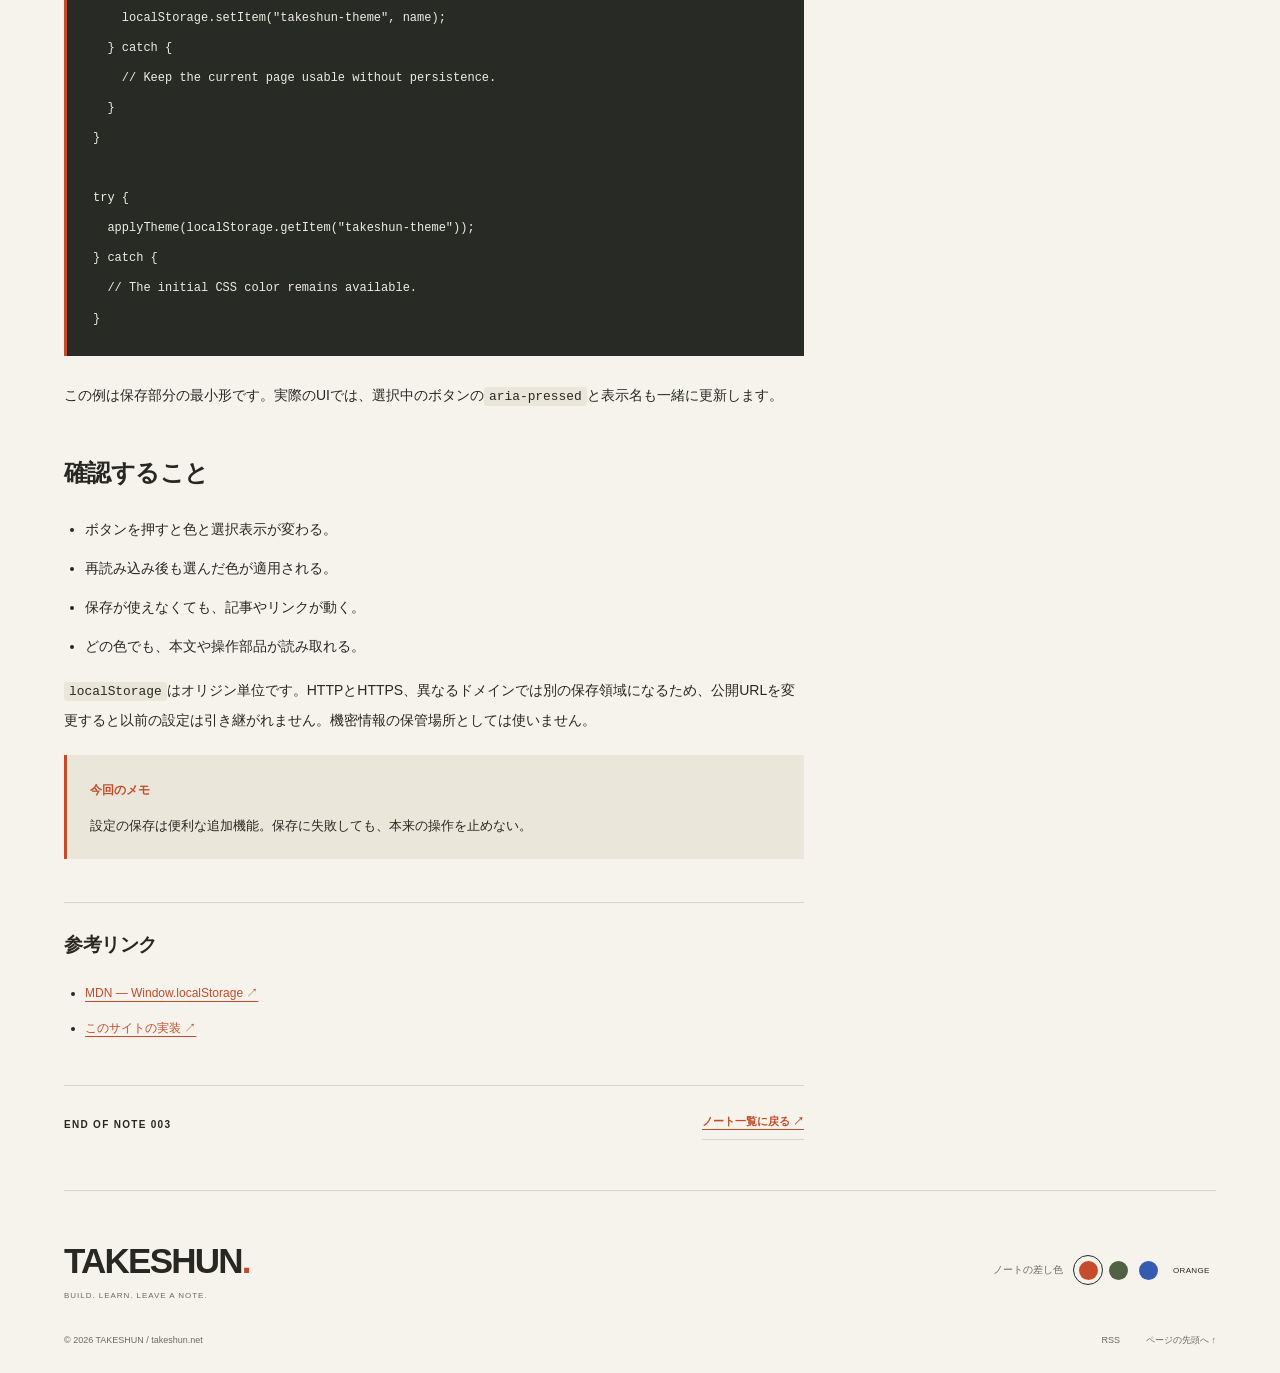
<file: notes/localstorage-theme.html>
<!doctype html>
<html lang="ja"><head><meta charset="utf-8"><meta name="viewport" content="width=device-width, initial-scale=1"><meta name="theme-color" content="#f5f3ec"><title>localStorage&#12391;&#12289;&#23567;&#12373;&#12394;&#35373;&#23450;&#12434;&#35226;&#12360;&#12390;&#12362;&#12367; | TAKESHUN DEV NOTES</title><meta name="description" content="&#36984;&#12435;&#12384;&#33394;&#12434;&#27425;&#12398;&#35370;&#21839;&#12391;&#12418;&#20351;&#12358;&#12290;&#20445;&#23384;&#12391;&#12365;&#12394;&#12356;&#29872;&#22659;&#12434;&#32771;&#24942;&#12375;&#12383;&#12289;&#12450;&#12463;&#12475;&#12531;&#12488;&#12459;&#12521;&#12540;&#20999;&#12426;&#26367;&#12360;&#12398;&#23455;&#35013;&#12290;"><meta property="og:title" content="localStorage&#12391;&#12289;&#23567;&#12373;&#12394;&#35373;&#23450;&#12434;&#35226;&#12360;&#12390;&#12362;&#12367; | TAKESHUN DEV NOTES"><meta property="og:description" content="&#36984;&#12435;&#12384;&#33394;&#12434;&#27425;&#12398;&#35370;&#21839;&#12391;&#12418;&#20351;&#12358;&#12290;&#20445;&#23384;&#12391;&#12365;&#12394;&#12356;&#29872;&#22659;&#12434;&#32771;&#24942;&#12375;&#12383;&#12289;&#12450;&#12463;&#12475;&#12531;&#12488;&#12459;&#12521;&#12540;&#20999;&#12426;&#26367;&#12360;&#12398;&#23455;&#35013;&#12290;"><meta property="og:type" content="article"><meta property="og:url" content="https://takeshun.net/notes/localstorage-theme.html"><link rel="canonical" href="https://takeshun.net/notes/localstorage-theme.html"><link rel="icon" href="../favicon.svg" type="image/svg+xml"><link rel="alternate" type="application/rss+xml" title="TAKESHUN DEV NOTES" href="../feed.xml"><link rel="stylesheet" href="../style.css"><script src="../script.js" defer></script></head><body id="top">
<a class="skip" href="#main">&#26412;&#25991;&#12408;&#31227;&#21205;</a><div class="page"><header class="header"><a class="brand" href="../index.html"><span class="brand-mark" aria-hidden="true">t.</span><span>TAKESHUN<small>DEV NOTES</small></span></a><nav aria-label="&#12513;&#12452;&#12531;&#12490;&#12499;&#12466;&#12540;&#12471;&#12519;&#12531;"><a href="../index.html#notes">&#12494;&#12540;&#12488;</a><a href="../index.html#about">&#12371;&#12398;&#12469;&#12452;&#12488;&#12395;&#12388;&#12356;&#12390;</a><a class="github-link" href="https://github.com/grazios/takeshun.net">GitHub <span aria-hidden="true">&#8599;</span></a></nav></header><main id="main"><a class="back-link" href="../index.html#notes">&#8592; &#12494;&#12540;&#12488;&#19968;&#35239;&#12408;</a><div class="article-heading"><div class="note-meta"><span class="category frontend">&#12501;&#12525;&#12531;&#12488;&#12456;&#12531;&#12489;</span><time datetime="2026-11-02">2026.11.02</time><span>N&#176; 003</span></div><h1>localStorage&#12391;&#12289;&#23567;&#12373;&#12394;&#35373;&#23450;&#12434;&#35226;&#12360;&#12390;&#12362;&#12367;</h1><p>&#36984;&#12435;&#12384;&#33394;&#12434;&#27425;&#12398;&#35370;&#21839;&#12391;&#12418;&#20351;&#12358;&#12290;&#20445;&#23384;&#12391;&#12365;&#12394;&#12356;&#29872;&#22659;&#12434;&#32771;&#24942;&#12375;&#12383;&#12289;&#12450;&#12463;&#12475;&#12531;&#12488;&#12459;&#12521;&#12540;&#20999;&#12426;&#26367;&#12360;&#12398;&#23455;&#35013;&#12290;</p><div class="tags"><span>JavaScript</span><span>localStorage</span><span>UI</span></div></div><div class="article-layout"><article class="prose"><section id="purpose"><h2>&#20445;&#23384;&#12377;&#12427;&#12398;&#12399;&#12289;&#33394;&#12398;&#21517;&#21069;&#12384;&#12369;</h2><p>&#12371;&#12398;&#12469;&#12452;&#12488;&#12398;&#12501;&#12483;&#12479;&#12540;&#12391;&#12399;&#12289;&#12450;&#12463;&#12475;&#12531;&#12488;&#12459;&#12521;&#12540;&#12434;&#20999;&#12426;&#26367;&#12360;&#12425;&#12428;&#12414;&#12377;&#12290;&#36984;&#12435;&#12384;&#33394;&#12398;&#21517;&#21069;&#12434;&#12502;&#12521;&#12454;&#12470;&#12540;&#12398;<code>localStorage</code>&#12395;&#20445;&#23384;&#12375;&#12289;&#12506;&#12540;&#12472;&#12434;&#38283;&#12356;&#12383;&#12392;&#12365;&#12395;&#35501;&#12415;&#25147;&#12377;&#20181;&#32068;&#12415;&#12391;&#12377;&#12290;</p><p>&#12469;&#12540;&#12496;&#12540;&#12408;&#12398;&#36865;&#20449;&#12420;&#12450;&#12459;&#12454;&#12531;&#12488;&#30331;&#37682;&#12399;&#12354;&#12426;&#12414;&#12379;&#12435;&#12290;&#21029;&#12398;&#12502;&#12521;&#12454;&#12470;&#12540;&#12420;&#31471;&#26411;&#12395;&#12399;&#21516;&#26399;&#12373;&#12428;&#12378;&#12289;&#12381;&#12398;&#12502;&#12521;&#12454;&#12470;&#12540;&#12391;&#20351;&#12358;&#35373;&#23450;&#12391;&#12377;&#12290;</p></section>
<section id="validate"><h2>&#35501;&#12415;&#36796;&#12435;&#12384;&#20516;&#12399;&#12289;&#20505;&#35036;&#12434;&#30906;&#35469;&#12377;&#12427;</h2><p>&#20445;&#23384;&#12373;&#12428;&#12383;&#20516;&#12434;&#12381;&#12398;&#12414;&#12414;CSS&#12408;&#28193;&#12373;&#12378;&#12289;&#12354;&#12425;&#12363;&#12376;&#12417;&#27770;&#12417;&#12383;&#33394;&#12398;&#20013;&#12363;&#12425;&#36984;&#12403;&#12414;&#12377;&#12290;&#30693;&#12425;&#12394;&#12356;&#20516;&#12364;&#20837;&#12387;&#12390;&#12356;&#12383;&#12425;&#12289;&#21021;&#26399;&#33394;&#12398;&#12414;&#12414;&#34920;&#31034;&#12375;&#12414;&#12377;&#12290;</p><pre tabindex="0" aria-label="&#12467;&#12540;&#12489;&#20363;"><code>const colors = {
  orange: &quot;#c54b2b&quot;,
  green: &quot;#526044&quot;,
  blue: &quot;#355cb0&quot;
};

function applyTheme(name) {
  if (!Object.hasOwn(colors, name)) return;
  document.documentElement.style.setProperty(
    &quot;--accent&quot;, colors[name]
  );
}</code></pre><p>&#33394;&#12434;CSS&#12459;&#12473;&#12479;&#12512;&#12503;&#12525;&#12497;&#12486;&#12451;&#12395;&#12414;&#12392;&#12417;&#12427;&#12392;&#12289;&#12522;&#12531;&#12463;&#12420;&#12510;&#12540;&#12463;&#12394;&#12393;&#35079;&#25968;&#12398;&#31623;&#25152;&#12408;&#21516;&#12376;&#35373;&#23450;&#12434;&#36969;&#29992;&#12391;&#12365;&#12414;&#12377;&#12290;</p></section>
<section id="fallback"><h2>&#20445;&#23384;&#12391;&#12365;&#12394;&#12367;&#12390;&#12418;&#12289;&#20999;&#12426;&#26367;&#12360;&#12399;&#21205;&#12363;&#12377;</h2><p>&#12502;&#12521;&#12454;&#12470;&#12540;&#12398;&#35373;&#23450;&#12394;&#12393;&#12395;&#12424;&#12387;&#12390;&#12289;&#12473;&#12488;&#12524;&#12540;&#12472;&#12408;&#12398;&#12450;&#12463;&#12475;&#12473;&#12364;&#25298;&#21542;&#12373;&#12428;&#12427;&#22580;&#21512;&#12364;&#12354;&#12426;&#12414;&#12377;&#12290;&#33394;&#12398;&#36969;&#29992;&#12392;&#20445;&#23384;&#12434;&#20998;&#12369;&#12289;&#20445;&#23384;&#12395;&#22833;&#25943;&#12375;&#12390;&#12418;&#12381;&#12398;&#12506;&#12540;&#12472;&#12398;&#25805;&#20316;&#12399;&#32154;&#12369;&#12425;&#12428;&#12427;&#12424;&#12358;&#12395;&#12375;&#12414;&#12377;&#12290;</p><pre tabindex="0" aria-label="&#12467;&#12540;&#12489;&#20363;"><code>function chooseTheme(name) {
  applyTheme(name);
  try {
    localStorage.setItem(&quot;takeshun-theme&quot;, name);
  } catch {
    // Keep the current page usable without persistence.
  }
}

try {
  applyTheme(localStorage.getItem(&quot;takeshun-theme&quot;));
} catch {
  // The initial CSS color remains available.
}</code></pre><p>&#12371;&#12398;&#20363;&#12399;&#20445;&#23384;&#37096;&#20998;&#12398;&#26368;&#23567;&#24418;&#12391;&#12377;&#12290;&#23455;&#38555;&#12398;UI&#12391;&#12399;&#12289;&#36984;&#25246;&#20013;&#12398;&#12508;&#12479;&#12531;&#12398;<code>aria-pressed</code>&#12392;&#34920;&#31034;&#21517;&#12418;&#19968;&#32210;&#12395;&#26356;&#26032;&#12375;&#12414;&#12377;&#12290;</p></section>
<section id="test"><h2>&#30906;&#35469;&#12377;&#12427;&#12371;&#12392;</h2><ul><li>&#12508;&#12479;&#12531;&#12434;&#25276;&#12377;&#12392;&#33394;&#12392;&#36984;&#25246;&#34920;&#31034;&#12364;&#22793;&#12431;&#12427;&#12290;</li><li>&#20877;&#35501;&#12415;&#36796;&#12415;&#24460;&#12418;&#36984;&#12435;&#12384;&#33394;&#12364;&#36969;&#29992;&#12373;&#12428;&#12427;&#12290;</li><li>&#20445;&#23384;&#12364;&#20351;&#12360;&#12394;&#12367;&#12390;&#12418;&#12289;&#35352;&#20107;&#12420;&#12522;&#12531;&#12463;&#12364;&#21205;&#12367;&#12290;</li><li>&#12393;&#12398;&#33394;&#12391;&#12418;&#12289;&#26412;&#25991;&#12420;&#25805;&#20316;&#37096;&#21697;&#12364;&#35501;&#12415;&#21462;&#12428;&#12427;&#12290;</li></ul><p><code>localStorage</code>&#12399;&#12458;&#12522;&#12472;&#12531;&#21336;&#20301;&#12391;&#12377;&#12290;HTTP&#12392;HTTPS&#12289;&#30064;&#12394;&#12427;&#12489;&#12513;&#12452;&#12531;&#12391;&#12399;&#21029;&#12398;&#20445;&#23384;&#38936;&#22495;&#12395;&#12394;&#12427;&#12383;&#12417;&#12289;&#20844;&#38283;URL&#12434;&#22793;&#26356;&#12377;&#12427;&#12392;&#20197;&#21069;&#12398;&#35373;&#23450;&#12399;&#24341;&#12365;&#32153;&#12364;&#12428;&#12414;&#12379;&#12435;&#12290;&#27231;&#23494;&#24773;&#22577;&#12398;&#20445;&#31649;&#22580;&#25152;&#12392;&#12375;&#12390;&#12399;&#20351;&#12356;&#12414;&#12379;&#12435;&#12290;</p><div class="takeaway"><strong>&#20170;&#22238;&#12398;&#12513;&#12514;</strong><p>&#35373;&#23450;&#12398;&#20445;&#23384;&#12399;&#20415;&#21033;&#12394;&#36861;&#21152;&#27231;&#33021;&#12290;&#20445;&#23384;&#12395;&#22833;&#25943;&#12375;&#12390;&#12418;&#12289;&#26412;&#26469;&#12398;&#25805;&#20316;&#12434;&#27490;&#12417;&#12394;&#12356;&#12290;</p></div></section><section class="references" id="references"><h2>&#21442;&#32771;&#12522;&#12531;&#12463;</h2><ul><li><a href="https://developer.mozilla.org/en-US/docs/Web/API/Window/localStorage">MDN &#8212; Window.localStorage &#8599;</a></li><li><a href="https://github.com/grazios/takeshun.net/blob/main/script.js">&#12371;&#12398;&#12469;&#12452;&#12488;&#12398;&#23455;&#35013; &#8599;</a></li></ul></section><div class="article-end"><span class="eyebrow">END OF NOTE 003</span><a class="text-link" href="../index.html#notes">&#12494;&#12540;&#12488;&#19968;&#35239;&#12395;&#25147;&#12427; &#8599;</a></div></article><aside class="toc"><span class="eyebrow">ON THIS PAGE</span><nav aria-label="&#35352;&#20107;&#12398;&#30446;&#27425;"><a href="#purpose"><span>01</span>&#20445;&#23384;&#12377;&#12427;&#12398;&#12399;&#12289;&#33394;&#12398;&#21517;&#21069;&#12384;&#12369;</a><a href="#validate"><span>02</span>&#35501;&#12415;&#36796;&#12435;&#12384;&#20516;&#12399;&#12289;&#20505;&#35036;&#12434;&#30906;&#35469;&#12377;&#12427;</a><a href="#fallback"><span>03</span>&#20445;&#23384;&#12391;&#12365;&#12394;&#12367;&#12390;&#12418;&#12289;&#20999;&#12426;&#26367;&#12360;&#12399;&#21205;&#12363;&#12377;</a><a href="#test"><span>04</span>&#30906;&#35469;&#12377;&#12427;&#12371;&#12392;</a><a href="#references"><span>&#8599;</span>&#21442;&#32771;&#12522;&#12531;&#12463;</a></nav><div class="toc-next"><span class="eyebrow">ANOTHER NOTE</span><a href="./static-site.html">&#23567;&#12373;&#12394;&#25216;&#34899;&#12494;&#12540;&#12488;&#12399;&#12289;&#38745;&#30340;&#12469;&#12452;&#12488;&#12363;&#12425;&#22987;&#12417;&#12427; &#8599;</a><a href="./github-pages-domain.html">GitHub Pages&#12395;&#29420;&#33258;&#12489;&#12513;&#12452;&#12531;&#12434;&#12388;&#12394;&#12368; &#8599;</a></div></aside></div></main><footer><div class="footer-top"><a class="footer-brand" href="../index.html">TAKESHUN<span class="accent">.</span><small>BUILD. LEARN. LEAVE A NOTE.</small></a><div class="palette" data-js-only hidden><span class="palette-caption">&#12494;&#12540;&#12488;&#12398;&#24046;&#12375;&#33394;</span><div role="group" aria-label="&#12450;&#12463;&#12475;&#12531;&#12488;&#12459;&#12521;&#12540;"><button class="swatch selected" data-theme="orange" aria-label="&#12458;&#12524;&#12531;&#12472;" aria-pressed="true"><span style="--swatch:#c54b2b"></span></button><button class="swatch" data-theme="green" aria-label="&#12464;&#12522;&#12540;&#12531;" aria-pressed="false"><span style="--swatch:#526044"></span></button><button class="swatch" data-theme="blue" aria-label="&#12502;&#12523;&#12540;" aria-pressed="false"><span style="--swatch:#355cb0"></span></button></div><span class="palette-name" id="palette-name" aria-live="polite">ORANGE</span></div></div><div class="footer-bottom"><span>&#169; 2026 TAKESHUN / takeshun.net</span><div><a href="../feed.xml">RSS</a><a href="#top">&#12506;&#12540;&#12472;&#12398;&#20808;&#38957;&#12408; &#8593;</a></div></div></footer></div></body></html>
</file>
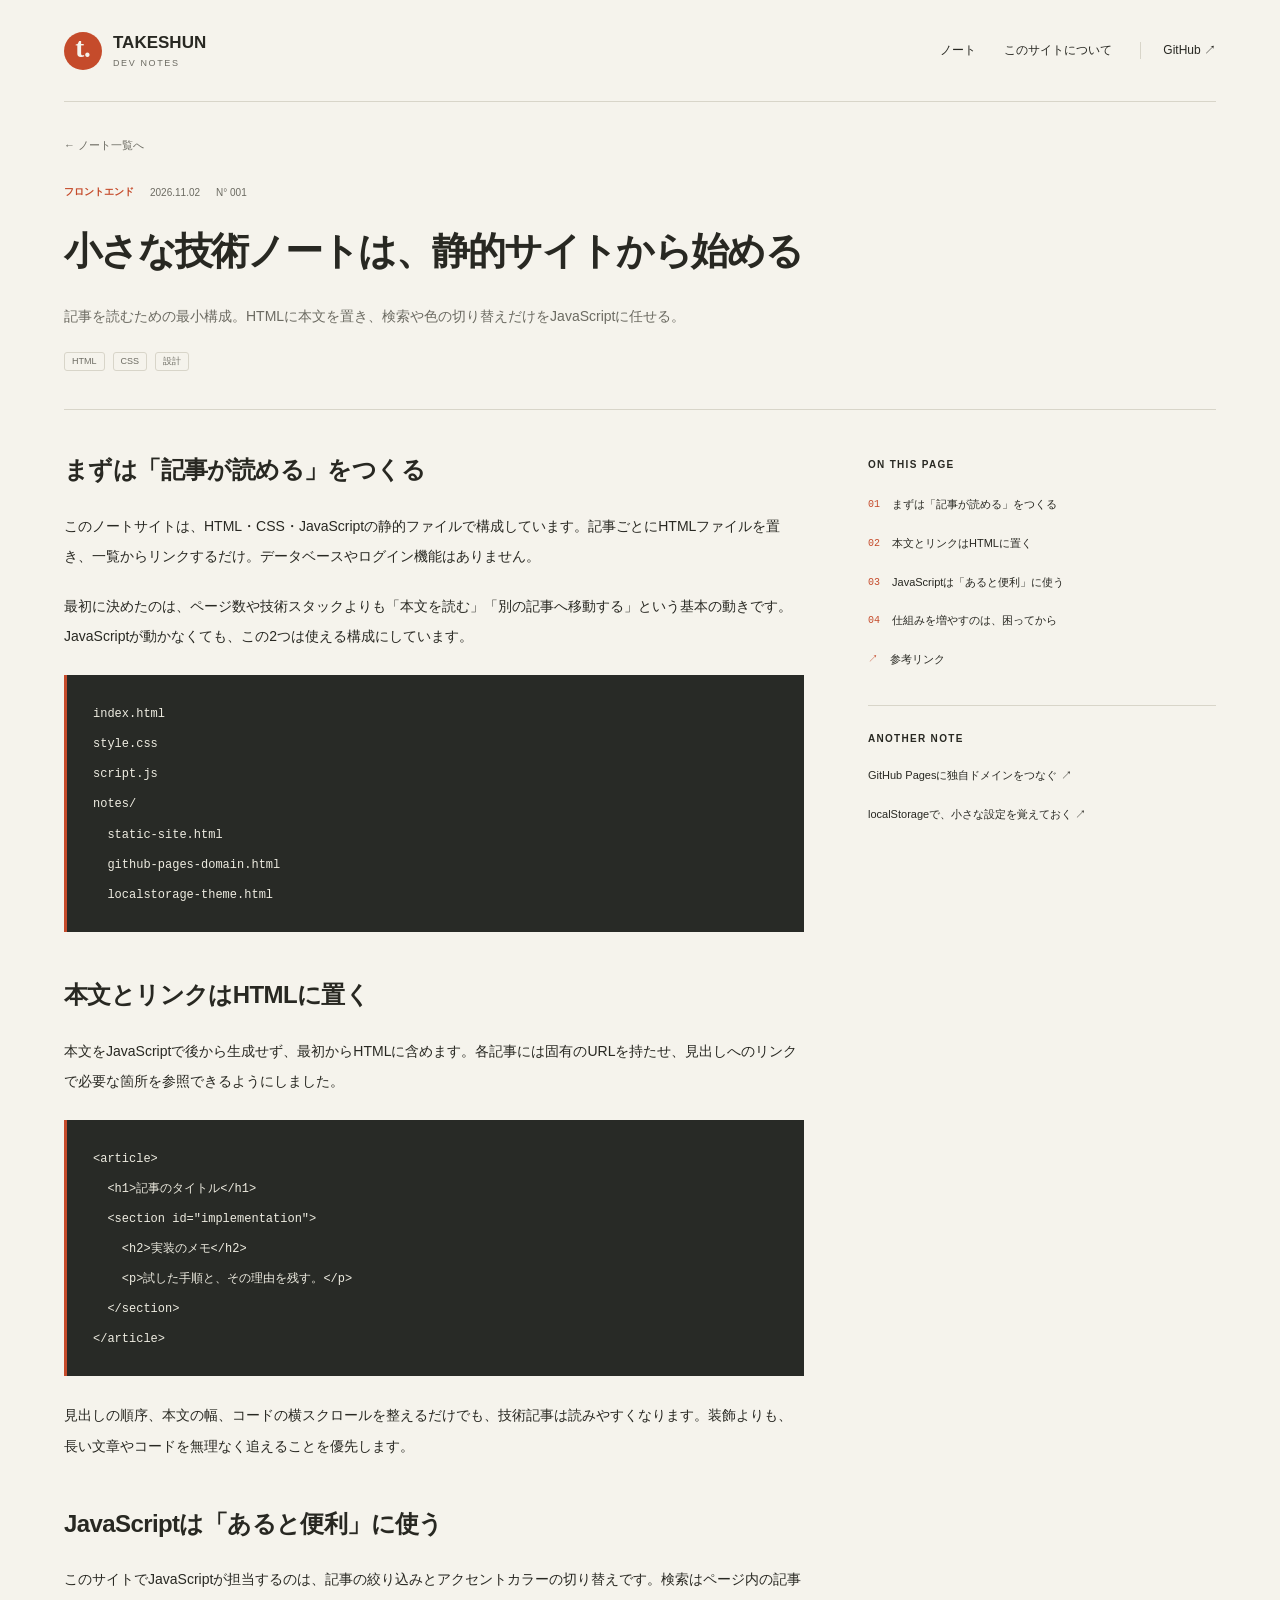
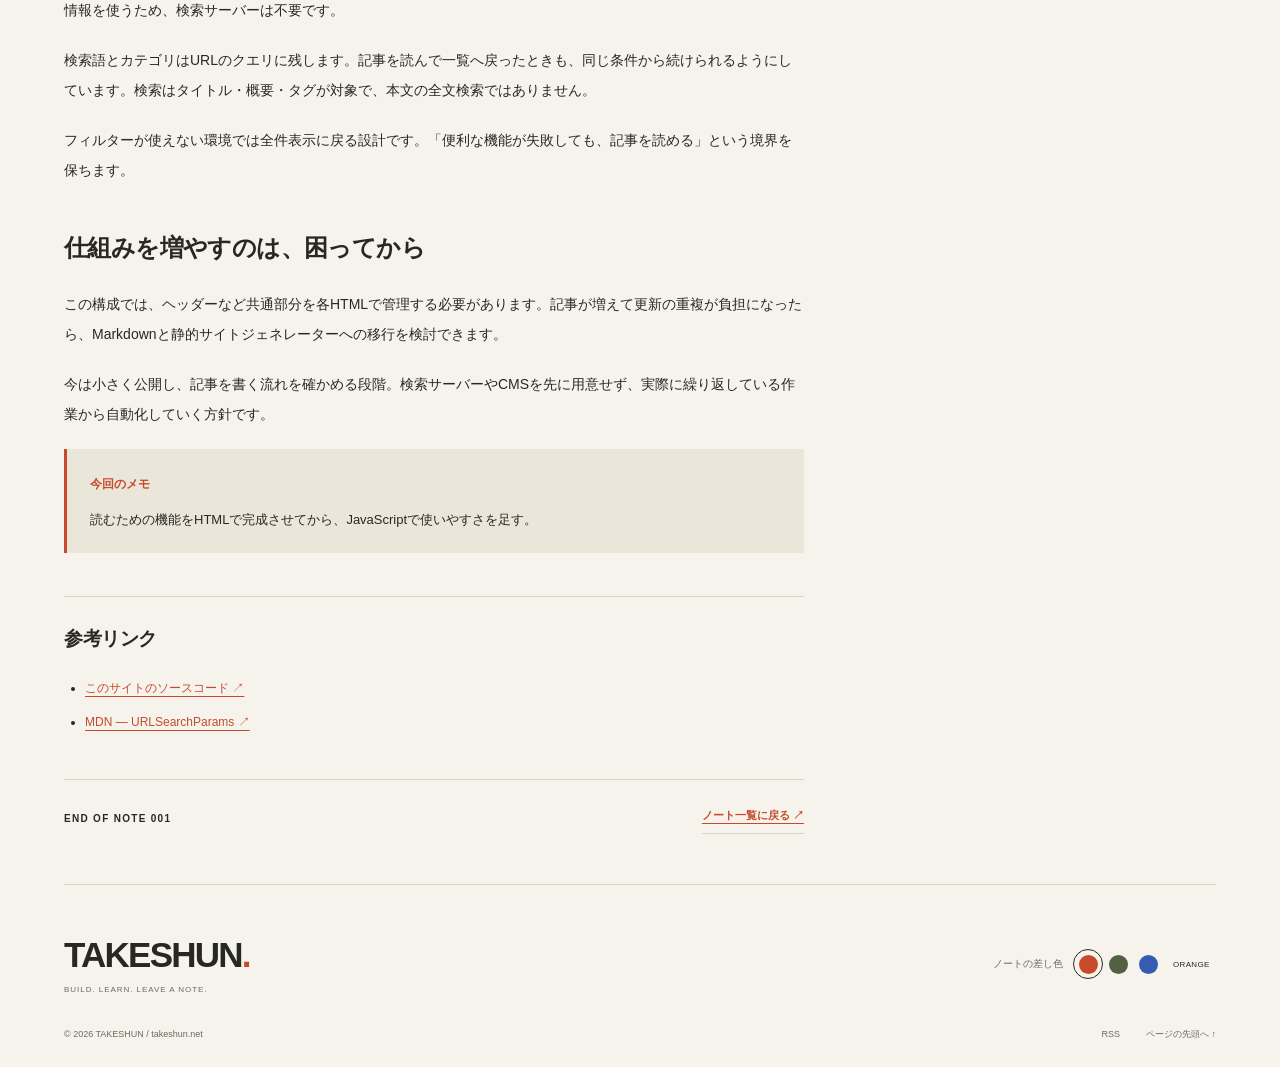
<file: notes/static-site.html>
<!doctype html>
<html lang="ja"><head><meta charset="utf-8"><meta name="viewport" content="width=device-width, initial-scale=1"><meta name="theme-color" content="#f5f3ec"><title>&#23567;&#12373;&#12394;&#25216;&#34899;&#12494;&#12540;&#12488;&#12399;&#12289;&#38745;&#30340;&#12469;&#12452;&#12488;&#12363;&#12425;&#22987;&#12417;&#12427; | TAKESHUN DEV NOTES</title><meta name="description" content="&#35352;&#20107;&#12434;&#35501;&#12416;&#12383;&#12417;&#12398;&#26368;&#23567;&#27083;&#25104;&#12290;HTML&#12395;&#26412;&#25991;&#12434;&#32622;&#12365;&#12289;&#26908;&#32034;&#12420;&#33394;&#12398;&#20999;&#12426;&#26367;&#12360;&#12384;&#12369;&#12434;JavaScript&#12395;&#20219;&#12379;&#12427;&#12290;"><meta property="og:title" content="&#23567;&#12373;&#12394;&#25216;&#34899;&#12494;&#12540;&#12488;&#12399;&#12289;&#38745;&#30340;&#12469;&#12452;&#12488;&#12363;&#12425;&#22987;&#12417;&#12427; | TAKESHUN DEV NOTES"><meta property="og:description" content="&#35352;&#20107;&#12434;&#35501;&#12416;&#12383;&#12417;&#12398;&#26368;&#23567;&#27083;&#25104;&#12290;HTML&#12395;&#26412;&#25991;&#12434;&#32622;&#12365;&#12289;&#26908;&#32034;&#12420;&#33394;&#12398;&#20999;&#12426;&#26367;&#12360;&#12384;&#12369;&#12434;JavaScript&#12395;&#20219;&#12379;&#12427;&#12290;"><meta property="og:type" content="article"><meta property="og:url" content="https://takeshun.net/notes/static-site.html"><link rel="canonical" href="https://takeshun.net/notes/static-site.html"><link rel="icon" href="../favicon.svg" type="image/svg+xml"><link rel="alternate" type="application/rss+xml" title="TAKESHUN DEV NOTES" href="../feed.xml"><link rel="stylesheet" href="../style.css"><script src="../script.js" defer></script></head><body id="top">
<a class="skip" href="#main">&#26412;&#25991;&#12408;&#31227;&#21205;</a><div class="page"><header class="header"><a class="brand" href="../index.html"><span class="brand-mark" aria-hidden="true">t.</span><span>TAKESHUN<small>DEV NOTES</small></span></a><nav aria-label="&#12513;&#12452;&#12531;&#12490;&#12499;&#12466;&#12540;&#12471;&#12519;&#12531;"><a href="../index.html#notes">&#12494;&#12540;&#12488;</a><a href="../index.html#about">&#12371;&#12398;&#12469;&#12452;&#12488;&#12395;&#12388;&#12356;&#12390;</a><a class="github-link" href="https://github.com/grazios/takeshun.net">GitHub <span aria-hidden="true">&#8599;</span></a></nav></header><main id="main"><a class="back-link" href="../index.html#notes">&#8592; &#12494;&#12540;&#12488;&#19968;&#35239;&#12408;</a><div class="article-heading"><div class="note-meta"><span class="category frontend">&#12501;&#12525;&#12531;&#12488;&#12456;&#12531;&#12489;</span><time datetime="2026-11-02">2026.11.02</time><span>N&#176; 001</span></div><h1>&#23567;&#12373;&#12394;&#25216;&#34899;&#12494;&#12540;&#12488;&#12399;&#12289;&#38745;&#30340;&#12469;&#12452;&#12488;&#12363;&#12425;&#22987;&#12417;&#12427;</h1><p>&#35352;&#20107;&#12434;&#35501;&#12416;&#12383;&#12417;&#12398;&#26368;&#23567;&#27083;&#25104;&#12290;HTML&#12395;&#26412;&#25991;&#12434;&#32622;&#12365;&#12289;&#26908;&#32034;&#12420;&#33394;&#12398;&#20999;&#12426;&#26367;&#12360;&#12384;&#12369;&#12434;JavaScript&#12395;&#20219;&#12379;&#12427;&#12290;</p><div class="tags"><span>HTML</span><span>CSS</span><span>&#35373;&#35336;</span></div></div><div class="article-layout"><article class="prose"><section id="structure"><h2>&#12414;&#12378;&#12399;&#12300;&#35352;&#20107;&#12364;&#35501;&#12417;&#12427;&#12301;&#12434;&#12388;&#12367;&#12427;</h2><p>&#12371;&#12398;&#12494;&#12540;&#12488;&#12469;&#12452;&#12488;&#12399;&#12289;HTML&#12539;CSS&#12539;JavaScript&#12398;&#38745;&#30340;&#12501;&#12449;&#12452;&#12523;&#12391;&#27083;&#25104;&#12375;&#12390;&#12356;&#12414;&#12377;&#12290;&#35352;&#20107;&#12372;&#12392;&#12395;HTML&#12501;&#12449;&#12452;&#12523;&#12434;&#32622;&#12365;&#12289;&#19968;&#35239;&#12363;&#12425;&#12522;&#12531;&#12463;&#12377;&#12427;&#12384;&#12369;&#12290;&#12487;&#12540;&#12479;&#12505;&#12540;&#12473;&#12420;&#12525;&#12464;&#12452;&#12531;&#27231;&#33021;&#12399;&#12354;&#12426;&#12414;&#12379;&#12435;&#12290;</p><p>&#26368;&#21021;&#12395;&#27770;&#12417;&#12383;&#12398;&#12399;&#12289;&#12506;&#12540;&#12472;&#25968;&#12420;&#25216;&#34899;&#12473;&#12479;&#12483;&#12463;&#12424;&#12426;&#12418;&#12300;&#26412;&#25991;&#12434;&#35501;&#12416;&#12301;&#12300;&#21029;&#12398;&#35352;&#20107;&#12408;&#31227;&#21205;&#12377;&#12427;&#12301;&#12392;&#12356;&#12358;&#22522;&#26412;&#12398;&#21205;&#12365;&#12391;&#12377;&#12290;JavaScript&#12364;&#21205;&#12363;&#12394;&#12367;&#12390;&#12418;&#12289;&#12371;&#12398;2&#12388;&#12399;&#20351;&#12360;&#12427;&#27083;&#25104;&#12395;&#12375;&#12390;&#12356;&#12414;&#12377;&#12290;</p><pre tabindex="0" aria-label="&#12467;&#12540;&#12489;&#20363;"><code>index.html
style.css
script.js
notes/
  static-site.html
  github-pages-domain.html
  localstorage-theme.html</code></pre></section>
<section id="html-first"><h2>&#26412;&#25991;&#12392;&#12522;&#12531;&#12463;&#12399;HTML&#12395;&#32622;&#12367;</h2><p>&#26412;&#25991;&#12434;JavaScript&#12391;&#24460;&#12363;&#12425;&#29983;&#25104;&#12379;&#12378;&#12289;&#26368;&#21021;&#12363;&#12425;HTML&#12395;&#21547;&#12417;&#12414;&#12377;&#12290;&#21508;&#35352;&#20107;&#12395;&#12399;&#22266;&#26377;&#12398;URL&#12434;&#25345;&#12383;&#12379;&#12289;&#35211;&#20986;&#12375;&#12408;&#12398;&#12522;&#12531;&#12463;&#12391;&#24517;&#35201;&#12394;&#31623;&#25152;&#12434;&#21442;&#29031;&#12391;&#12365;&#12427;&#12424;&#12358;&#12395;&#12375;&#12414;&#12375;&#12383;&#12290;</p><pre tabindex="0" aria-label="&#12467;&#12540;&#12489;&#20363;"><code>&lt;article&gt;
  &lt;h1&gt;&#35352;&#20107;&#12398;&#12479;&#12452;&#12488;&#12523;&lt;/h1&gt;
  &lt;section id=&quot;implementation&quot;&gt;
    &lt;h2&gt;&#23455;&#35013;&#12398;&#12513;&#12514;&lt;/h2&gt;
    &lt;p&gt;&#35430;&#12375;&#12383;&#25163;&#38918;&#12392;&#12289;&#12381;&#12398;&#29702;&#30001;&#12434;&#27531;&#12377;&#12290;&lt;/p&gt;
  &lt;/section&gt;
&lt;/article&gt;</code></pre><p>&#35211;&#20986;&#12375;&#12398;&#38918;&#24207;&#12289;&#26412;&#25991;&#12398;&#24133;&#12289;&#12467;&#12540;&#12489;&#12398;&#27178;&#12473;&#12463;&#12525;&#12540;&#12523;&#12434;&#25972;&#12360;&#12427;&#12384;&#12369;&#12391;&#12418;&#12289;&#25216;&#34899;&#35352;&#20107;&#12399;&#35501;&#12415;&#12420;&#12377;&#12367;&#12394;&#12426;&#12414;&#12377;&#12290;&#35013;&#39166;&#12424;&#12426;&#12418;&#12289;&#38263;&#12356;&#25991;&#31456;&#12420;&#12467;&#12540;&#12489;&#12434;&#28961;&#29702;&#12394;&#12367;&#36861;&#12360;&#12427;&#12371;&#12392;&#12434;&#20778;&#20808;&#12375;&#12414;&#12377;&#12290;</p></section>
<section id="enhancement"><h2>JavaScript&#12399;&#12300;&#12354;&#12427;&#12392;&#20415;&#21033;&#12301;&#12395;&#20351;&#12358;</h2><p>&#12371;&#12398;&#12469;&#12452;&#12488;&#12391;JavaScript&#12364;&#25285;&#24403;&#12377;&#12427;&#12398;&#12399;&#12289;&#35352;&#20107;&#12398;&#32094;&#12426;&#36796;&#12415;&#12392;&#12450;&#12463;&#12475;&#12531;&#12488;&#12459;&#12521;&#12540;&#12398;&#20999;&#12426;&#26367;&#12360;&#12391;&#12377;&#12290;&#26908;&#32034;&#12399;&#12506;&#12540;&#12472;&#20869;&#12398;&#35352;&#20107;&#24773;&#22577;&#12434;&#20351;&#12358;&#12383;&#12417;&#12289;&#26908;&#32034;&#12469;&#12540;&#12496;&#12540;&#12399;&#19981;&#35201;&#12391;&#12377;&#12290;</p><p>&#26908;&#32034;&#35486;&#12392;&#12459;&#12486;&#12468;&#12522;&#12399;URL&#12398;&#12463;&#12456;&#12522;&#12395;&#27531;&#12375;&#12414;&#12377;&#12290;&#35352;&#20107;&#12434;&#35501;&#12435;&#12391;&#19968;&#35239;&#12408;&#25147;&#12387;&#12383;&#12392;&#12365;&#12418;&#12289;&#21516;&#12376;&#26465;&#20214;&#12363;&#12425;&#32154;&#12369;&#12425;&#12428;&#12427;&#12424;&#12358;&#12395;&#12375;&#12390;&#12356;&#12414;&#12377;&#12290;&#26908;&#32034;&#12399;&#12479;&#12452;&#12488;&#12523;&#12539;&#27010;&#35201;&#12539;&#12479;&#12464;&#12364;&#23550;&#35937;&#12391;&#12289;&#26412;&#25991;&#12398;&#20840;&#25991;&#26908;&#32034;&#12391;&#12399;&#12354;&#12426;&#12414;&#12379;&#12435;&#12290;</p><p>&#12501;&#12451;&#12523;&#12479;&#12540;&#12364;&#20351;&#12360;&#12394;&#12356;&#29872;&#22659;&#12391;&#12399;&#20840;&#20214;&#34920;&#31034;&#12395;&#25147;&#12427;&#35373;&#35336;&#12391;&#12377;&#12290;&#12300;&#20415;&#21033;&#12394;&#27231;&#33021;&#12364;&#22833;&#25943;&#12375;&#12390;&#12418;&#12289;&#35352;&#20107;&#12434;&#35501;&#12417;&#12427;&#12301;&#12392;&#12356;&#12358;&#22659;&#30028;&#12434;&#20445;&#12385;&#12414;&#12377;&#12290;</p></section>
<section id="next"><h2>&#20181;&#32068;&#12415;&#12434;&#22679;&#12420;&#12377;&#12398;&#12399;&#12289;&#22256;&#12387;&#12390;&#12363;&#12425;</h2><p>&#12371;&#12398;&#27083;&#25104;&#12391;&#12399;&#12289;&#12504;&#12483;&#12480;&#12540;&#12394;&#12393;&#20849;&#36890;&#37096;&#20998;&#12434;&#21508;HTML&#12391;&#31649;&#29702;&#12377;&#12427;&#24517;&#35201;&#12364;&#12354;&#12426;&#12414;&#12377;&#12290;&#35352;&#20107;&#12364;&#22679;&#12360;&#12390;&#26356;&#26032;&#12398;&#37325;&#35079;&#12364;&#36000;&#25285;&#12395;&#12394;&#12387;&#12383;&#12425;&#12289;Markdown&#12392;&#38745;&#30340;&#12469;&#12452;&#12488;&#12472;&#12455;&#12493;&#12524;&#12540;&#12479;&#12540;&#12408;&#12398;&#31227;&#34892;&#12434;&#26908;&#35342;&#12391;&#12365;&#12414;&#12377;&#12290;</p><p>&#20170;&#12399;&#23567;&#12373;&#12367;&#20844;&#38283;&#12375;&#12289;&#35352;&#20107;&#12434;&#26360;&#12367;&#27969;&#12428;&#12434;&#30906;&#12363;&#12417;&#12427;&#27573;&#38542;&#12290;&#26908;&#32034;&#12469;&#12540;&#12496;&#12540;&#12420;CMS&#12434;&#20808;&#12395;&#29992;&#24847;&#12379;&#12378;&#12289;&#23455;&#38555;&#12395;&#32368;&#12426;&#36820;&#12375;&#12390;&#12356;&#12427;&#20316;&#26989;&#12363;&#12425;&#33258;&#21205;&#21270;&#12375;&#12390;&#12356;&#12367;&#26041;&#37341;&#12391;&#12377;&#12290;</p><div class="takeaway"><strong>&#20170;&#22238;&#12398;&#12513;&#12514;</strong><p>&#35501;&#12416;&#12383;&#12417;&#12398;&#27231;&#33021;&#12434;HTML&#12391;&#23436;&#25104;&#12373;&#12379;&#12390;&#12363;&#12425;&#12289;JavaScript&#12391;&#20351;&#12356;&#12420;&#12377;&#12373;&#12434;&#36275;&#12377;&#12290;</p></div></section><section class="references" id="references"><h2>&#21442;&#32771;&#12522;&#12531;&#12463;</h2><ul><li><a href="https://github.com/grazios/takeshun.net">&#12371;&#12398;&#12469;&#12452;&#12488;&#12398;&#12477;&#12540;&#12473;&#12467;&#12540;&#12489; &#8599;</a></li><li><a href="https://developer.mozilla.org/en-US/docs/Web/API/URLSearchParams">MDN &#8212; URLSearchParams &#8599;</a></li></ul></section><div class="article-end"><span class="eyebrow">END OF NOTE 001</span><a class="text-link" href="../index.html#notes">&#12494;&#12540;&#12488;&#19968;&#35239;&#12395;&#25147;&#12427; &#8599;</a></div></article><aside class="toc"><span class="eyebrow">ON THIS PAGE</span><nav aria-label="&#35352;&#20107;&#12398;&#30446;&#27425;"><a href="#structure"><span>01</span>&#12414;&#12378;&#12399;&#12300;&#35352;&#20107;&#12364;&#35501;&#12417;&#12427;&#12301;&#12434;&#12388;&#12367;&#12427;</a><a href="#html-first"><span>02</span>&#26412;&#25991;&#12392;&#12522;&#12531;&#12463;&#12399;HTML&#12395;&#32622;&#12367;</a><a href="#enhancement"><span>03</span>JavaScript&#12399;&#12300;&#12354;&#12427;&#12392;&#20415;&#21033;&#12301;&#12395;&#20351;&#12358;</a><a href="#next"><span>04</span>&#20181;&#32068;&#12415;&#12434;&#22679;&#12420;&#12377;&#12398;&#12399;&#12289;&#22256;&#12387;&#12390;&#12363;&#12425;</a><a href="#references"><span>&#8599;</span>&#21442;&#32771;&#12522;&#12531;&#12463;</a></nav><div class="toc-next"><span class="eyebrow">ANOTHER NOTE</span><a href="./github-pages-domain.html">GitHub Pages&#12395;&#29420;&#33258;&#12489;&#12513;&#12452;&#12531;&#12434;&#12388;&#12394;&#12368; &#8599;</a><a href="./localstorage-theme.html">localStorage&#12391;&#12289;&#23567;&#12373;&#12394;&#35373;&#23450;&#12434;&#35226;&#12360;&#12390;&#12362;&#12367; &#8599;</a></div></aside></div></main><footer><div class="footer-top"><a class="footer-brand" href="../index.html">TAKESHUN<span class="accent">.</span><small>BUILD. LEARN. LEAVE A NOTE.</small></a><div class="palette" data-js-only hidden><span class="palette-caption">&#12494;&#12540;&#12488;&#12398;&#24046;&#12375;&#33394;</span><div role="group" aria-label="&#12450;&#12463;&#12475;&#12531;&#12488;&#12459;&#12521;&#12540;"><button class="swatch selected" data-theme="orange" aria-label="&#12458;&#12524;&#12531;&#12472;" aria-pressed="true"><span style="--swatch:#c54b2b"></span></button><button class="swatch" data-theme="green" aria-label="&#12464;&#12522;&#12540;&#12531;" aria-pressed="false"><span style="--swatch:#526044"></span></button><button class="swatch" data-theme="blue" aria-label="&#12502;&#12523;&#12540;" aria-pressed="false"><span style="--swatch:#355cb0"></span></button></div><span class="palette-name" id="palette-name" aria-live="polite">ORANGE</span></div></div><div class="footer-bottom"><span>&#169; 2026 TAKESHUN / takeshun.net</span><div><a href="../feed.xml">RSS</a><a href="#top">&#12506;&#12540;&#12472;&#12398;&#20808;&#38957;&#12408; &#8593;</a></div></div></footer></div></body></html>
</file>
<file: style.css>
:root {
  --bg: #f5f3ec; --ink: #282822; --muted: #6c6b62; --line: #d8d5c9;
  --accent: #c54b2b; --tint: #eae6da; --panel: #f9f7f1; color-scheme: light;
}
* { box-sizing: border-box; }
[hidden] { display: none !important; }
html { scroll-behavior: smooth; scroll-padding-top: 28px; }
body { margin: 0; background: var(--bg); color: var(--ink); font-family: "Yu Gothic", "Hiragino Kaku Gothic ProN", Meiryo, sans-serif; -webkit-font-smoothing: antialiased; }
a { color: inherit; text-decoration: none; }
button, input { font: inherit; }
button, a { -webkit-tap-highlight-color: transparent; }
button { cursor: pointer; }
a:focus-visible, button:focus-visible, input:focus-visible, pre:focus-visible { outline: 3px solid var(--accent); outline-offset: 5px; }
a:hover { color: var(--accent); }
.skip { position: fixed; z-index: 20; top: -80px; left: 16px; padding: 12px; background: var(--ink); color: white; }
.skip:focus { top: 16px; }
.sr-only { position: absolute; width: 1px; height: 1px; padding: 0; margin: -1px; overflow: hidden; clip: rect(0,0,0,0); white-space: nowrap; border: 0; }
.page { max-width: 1296px; padding: 0 64px; margin: auto; }
.header { height: 102px; display: flex; align-items: center; justify-content: space-between; border-bottom: 1px solid var(--line); gap: 24px; }
.brand { display: flex; align-items: center; gap: 11px; font: 800 17px Arial, sans-serif; }
.brand small { display: block; font: 9px Arial, sans-serif; letter-spacing: .18em; margin-top: 5px; color: var(--muted); }
.brand-mark, .tiny-mark { background: var(--accent); color: var(--bg); border-radius: 50%; display: grid; place-items: center; font: bold 27px Georgia, serif; width: 38px; height: 38px; padding-bottom: 5px; }
.header nav { display: flex; gap: 28px; align-items: center; font-size: 12px; }
.github-link { font-family: Arial, sans-serif; padding-left: 22px; border-left: 1px solid var(--line); }
.eyebrow { font: 10px/1.6 Arial, sans-serif; letter-spacing: .13em; font-weight: 600; }
.dot { width: 6px; height: 6px; background: var(--accent); border-radius: 50%; display: inline-block; flex: none; }
.accent { color: var(--accent); }
.hero { display: grid; grid-template-columns: 1.2fr 1fr; gap: 70px; padding: 58px 0 64px; align-items: center; }
.hero .eyebrow { display: flex; align-items: center; gap: 10px; margin: 0 0 25px; }
.hero h1 { margin: 0 0 20px; font-size: clamp(40px,4.8vw,64px); line-height: 1.45; letter-spacing: -.055em; }
.intro { color: var(--muted); font-size: 13px; line-height: 2.1; margin: 0; }
.hero-link { display: inline-flex; align-items: center; gap: 22px; font-size: 11px; font-weight: 700; margin-top: 23px; }
.hero-link span { display: grid; place-items: center; width: 32px; height: 32px; border: 1px solid var(--ink); border-radius: 50%; font: 17px Arial, sans-serif; }
.notebook { background: var(--tint); border-left: 4px solid var(--accent); padding: 22px 28px; transform: rotate(2deg); }
.notebook-top, .notebook-bottom { display: flex; align-items: center; justify-content: space-between; }
.notebook-top { font: 9px Arial,sans-serif; letter-spacing: .12em; border-bottom: 1px solid #c9c4b5; padding-bottom: 17px; }
.notebook-code { font: 25px/1.5 Consolas, monospace; padding: 28px 0 26px; letter-spacing: -.03em; }
.notebook-code b { color: var(--accent); font-weight: 600; }
.code-muted { color: #777367; }
.notebook-code > .code-muted { font-size: 11px; letter-spacing: 0; }
.code-indent { padding-left: 57px; }
.notebook-bottom { border-top: 1px solid #c9c4b5; padding-top: 17px; gap: 14px; font-size: 11px; line-height: 1.7; }
.notebook-star { font: 49px/1 Arial,sans-serif; color: var(--accent); }
.notebook-count { margin-left: auto; font: 38px/.9 Georgia, serif; }
.notebook-count small { display: block; font: 8px Arial,sans-serif; letter-spacing: .12em; margin-top: 9px; text-align: right; }
.notes-section { border-top: 1px solid var(--ink); }
.section-top { display: flex; align-items: center; justify-content: space-between; padding: 28px 0 22px; gap: 16px; }
.section-top h2 { display: flex; gap: 18px; align-items: center; margin: 0; font-size: 22px; letter-spacing: -.03em; }
.section-top h2 span { color: var(--muted); letter-spacing: .1em; }
.result-count { font-size: 11px; color: var(--muted); white-space: nowrap; }
.tools { display: flex; justify-content: space-between; gap: 24px; padding-bottom: 24px; border-bottom: 1px solid var(--line); align-items: center; }
.filters { display: flex; gap: 7px; flex-wrap: wrap; }
.filters button { background: transparent; color: var(--muted); border: 1px solid var(--line); padding: 8px 13px; font-size: 11px; border-radius: 3px; }
.filters button span { font: 10px Arial,sans-serif; margin-left: 5px; opacity: .75; }
.filters button.active { background: var(--ink); color: var(--bg); border-color: var(--ink); }
.filters button:hover { border-color: var(--ink); }
.search-wrap { border-bottom: 1px solid var(--ink); display: flex; align-items: center; gap: 9px; min-width: 180px; max-width: 260px; width: 25%; padding-bottom: 7px; }
.search-wrap svg { flex: none; color: var(--muted); }
.search-wrap input { border: 0; background: transparent; color: var(--ink); font-size: 12px; width: 100%; min-width: 0; padding: 4px 0; }
.search-wrap input::placeholder { color: var(--muted); opacity: 1; }
.notes-layout { display: grid; grid-template-columns: minmax(0,1fr) 242px; gap: 54px; }
.note-card { display: grid; grid-template-columns: 45px minmax(0,1fr); gap: 19px; border-bottom: 1px solid var(--line); padding: 31px 0; }
.note-index { font: 10px Consolas,monospace; color: var(--muted); padding-top: 5px; }
.note-meta { display: flex; align-items: center; flex-wrap: wrap; gap: 16px; font: 10px Arial,sans-serif; color: var(--muted); }
.category { font: 10px "Yu Gothic",Meiryo,sans-serif; color: var(--accent); font-weight: 700; }
.category.deployment { color: #536044; }
.note-card h3 { font-size: 21px; line-height: 1.7; letter-spacing: -.04em; margin: 12px 0 11px; }
.note-card h3 a { position: relative; display: block; padding-right: 27px; }
.note-arrow { position: absolute; top: 0; right: 0; font: 22px/1.6 Arial,sans-serif; color: var(--accent); }
.note-card p { font-size: 12px; line-height: 2; color: var(--muted); margin: 0 0 17px; }
.tags { display: flex; flex-wrap: wrap; gap: 8px; }
.tags span { font-size: 9px; line-height: 1.7; color: var(--muted); border: 1px solid var(--line); padding: 1px 7px; border-radius: 3px; }
.sidebar { padding: 32px 0; }
.side-heading { display: flex; align-items: center; justify-content: space-between; gap: 9px; }
.side-heading .eyebrow { font-size: 9px; }
.tiny-mark { width: 31px; height: 31px; font-size: 22px; }
.sidebar h3 { font: bold 17px Arial,sans-serif; margin: 23px 0 13px; }
.sidebar p { font-size: 11px; color: var(--muted); line-height: 2.2; }
.text-link { font-size: 11px; font-weight: 700; border-bottom: 1px solid var(--line); padding-bottom: 5px; display: inline-block; }
.sidebar .text-link { margin-top: 7px; }
.sidebar-stack { border-top: 1px solid var(--line); margin-top: 29px; padding-top: 23px; }
.sidebar-stack .eyebrow { font-size: 8px; }
.sidebar-stack p { font: 11px/2 Arial,sans-serif; }
.sidebar-stack a { font-size: 10px; text-decoration: underline; text-underline-offset: 4px; }
.sidebar-bottom { border-top: 1px solid var(--line); margin-top: 27px; padding-top: 17px; font: 8px Arial,sans-serif; letter-spacing: .05em; display: flex; gap: 7px; align-items: center; }
.about { margin-top: 60px; display: grid; grid-template-columns: 1fr 1.35fr; gap: 45px; padding: 42px 46px; background: var(--tint); }
.about h2 { font-size: 27px; line-height: 1.65; letter-spacing: -.04em; margin: 18px 0 0; }
.about p { font-size: 18px; line-height: 1.9; margin: 0 0 15px; font-weight: 700; }
.about p.muted { color: var(--muted); font-size: 11px; line-height: 2.1; font-weight: 400; }
.empty-state { padding: 55px 12px; border-bottom: 1px solid var(--line); }
.empty-state h3 { font-size: 19px; }
.empty-state p { font-size: 12px; color: var(--muted); line-height: 1.8; }
.empty-state button { border: 1px solid var(--ink); background: var(--ink); color: var(--bg); padding: 10px 16px; margin-top: 12px; font-size: 12px; }
footer { padding: 50px 0 25px; margin-top: 50px; border-top: 1px solid var(--line); }
.footer-top, .footer-bottom { display: flex; align-items: center; justify-content: space-between; gap: 24px; }
.footer-brand { font: 900 35px Arial,sans-serif; letter-spacing: -.05em; }
.footer-brand small { display: block; font: 8px Arial,sans-serif; letter-spacing: .12em; color: var(--muted); margin-top: 10px; }
.footer-bottom { margin-top: 32px; color: var(--muted); font: 9px/1.8 Arial,sans-serif; }
.footer-bottom>div { display: flex; gap: 26px; }
.palette { display: flex; align-items: center; gap: 10px; }
.palette-caption { font-size: 10px; color: var(--muted); }
.palette>div { display: flex; }
.swatch { display: grid; place-items: center; width: 30px; height: 30px; border: 1px solid transparent; background: transparent; padding: 4px; border-radius: 50%; }
.swatch span { width: 19px; height: 19px; background: var(--swatch); border-radius: 50%; }
.swatch.selected { border-color: var(--ink); }
.palette-name { font: 8px Arial,sans-serif; width: 43px; letter-spacing: .04em; }
.back-link { display: inline-block; margin: 36px 0 32px; font-size: 11px; color: var(--muted); }
.article-heading { max-width: 860px; padding-bottom: 38px; }
.article-heading h1 { font-size: 38px; line-height: 1.65; letter-spacing: -.045em; margin: 21px 0 19px; }
.article-heading>p { color: var(--muted); font-size: 14px; line-height: 2; margin: 0 0 22px; }
.article-layout { display: grid; grid-template-columns: minmax(0,740px) minmax(190px,1fr); gap: 64px; border-top: 1px solid var(--line); padding-top: 40px; }
.prose { min-width: 0; font-size: 14px; line-height: 2.15; }
.prose section { margin-bottom: 43px; scroll-margin-top: 30px; }
.prose h2 { font-size: 24px; line-height: 1.7; letter-spacing: -.025em; margin: 0 0 20px; }
.prose p { margin: 0 0 20px; }
.prose ul { padding-left: 1.5em; }
.prose li { margin-bottom: 9px; }
.prose a { color: var(--accent); text-decoration: underline; text-underline-offset: 4px; overflow-wrap: anywhere; }
.prose code { font: .92em/1.8 Consolas, "Yu Gothic", monospace; background: var(--tint); padding: 2px 5px; border-radius: 3px; overflow-wrap: anywhere; }
.prose pre { max-width: 100%; overflow-x: auto; background: #282a26; color: #eeece1; padding: 23px 26px; margin: 24px 0; border-left: 3px solid var(--accent); }
.prose pre code { background: none; padding: 0; font-size: 12px; white-space: pre; overflow-wrap: normal; }
.takeaway { background: var(--tint); border-left: 3px solid var(--accent); padding: 19px 23px; }
.takeaway strong { font-size: 12px; color: var(--accent); }
.takeaway p { margin: 8px 0 0; font-size: 13px; }
.inline-flow { display: flex; flex-wrap: wrap; align-items: center; gap: 12px; padding: 22px 0; font: 12px Consolas,monospace; }
.inline-flow span { padding: 11px 15px; border: 1px solid var(--line); background: var(--panel); }
.inline-flow b { color: var(--accent); }
.toc { align-self: start; position: sticky; top: 30px; padding-top: 4px; }
.toc nav { display: flex; flex-direction: column; gap: 19px; margin-top: 22px; }
.toc nav a { display: flex; gap: 12px; font-size: 11px; line-height: 1.8; }
.toc nav span { color: var(--accent); font: 10px/1.9 Consolas,monospace; flex: none; }
.toc-next { margin-top: 35px; padding-top: 22px; border-top: 1px solid var(--line); }
.toc-next>a { display: block; font-size: 11px; line-height: 1.9; margin-top: 18px; }
.references { border-top: 1px solid var(--line); padding-top: 26px; }
.references h2 { font-size: 19px; }
.references li { font-size: 12px; }
.article-end { display: flex; align-items: center; justify-content: space-between; gap: 18px; border-top: 1px solid var(--line); padding-top: 24px; }
@media(max-width:1050px) {
 .page { padding: 0 36px; } .hero { gap: 35px; } .notebook { padding: 20px; }
 .notes-layout { grid-template-columns: minmax(0,1fr) 210px; gap: 30px; }
 .note-card { grid-template-columns: 36px minmax(0,1fr); gap: 9px; } .note-card h3 { font-size: 19px; }
 .article-layout { gap: 36px; } .article-heading h1 { font-size: 33px; }
 .about { padding: 35px 30px; } .palette-caption { display: none; }
}
@media(max-width:760px) {
 .page { padding: 0 23px; } .header { height: 84px; } .header nav { font-size: 11px; gap: 18px; }
 .header nav .github-link { display: none; } .brand { font-size: 14px; gap: 8px; } .brand small { font-size: 8px; }
 .brand-mark { width: 32px; height: 32px; font-size: 24px; }
 .hero { grid-template-columns: 1fr 0.9fr; gap: 24px; padding: 40px 0; }
 .hero h1 { font-size: 38px; } .hero .eyebrow { font-size: 8px; letter-spacing: .06em; } .intro { font-size: 11px; }
 .notebook { padding: 17px; } .notebook-code { font-size: 20px; } .notebook-code>.code-muted { font-size: 8px; }
 .code-indent { padding-left: 45px; } .notebook-bottom { font-size: 9px; } .notebook-star { font-size: 34px; }
 .notebook-count { font-size: 29px; }
 .tools { flex-wrap: wrap; gap: 19px; } .search-wrap { width: 100%; max-width: none; }
 .notes-layout { grid-template-columns: 1fr; gap: 0; } .sidebar { display: none; }
 .about { grid-template-columns: 1fr 1.2fr; gap: 25px; padding: 28px; margin-top: 40px; }
 .about h2 { font-size: 23px; } .about p { font-size: 15px; } .about p.muted { font-size: 11px; }
 .article-layout { grid-template-columns: 1fr; gap: 30px; }
 .toc { position: static; grid-row: 1; padding: 0 0 25px; border-bottom: 1px solid var(--line); }
 .toc nav { margin-top: 14px; gap: 10px; } .toc-next { display: none; }
 .article-heading h1 { font-size: 29px; } .article-heading>p { font-size: 13px; }
 .article-heading { padding-bottom: 27px; } .article-layout { padding-top: 26px; }
 .prose { font-size: 13px; } .prose h2 { font-size: 21px; }
 .prose pre { padding: 18px; } .prose pre code { font-size: 11px; }
}
@media(max-width:520px) {
 .page { padding: 0 21px; } .header nav { gap: 14px; } .header nav a:nth-child(2) { font-size: 10px; }
 .hero { grid-template-columns: 1fr; gap: 32px; padding: 38px 0; }
 .hero h1 { font-size: 45px; line-height: 1.4; } .hero .eyebrow { font-size: 8px; margin-bottom: 22px; }
 .intro { font-size: 12px; line-height: 2.1; } .hero-link { margin-top: 19px; }
 .notebook { transform: none; padding: 18px 21px; }
 .notebook-code { padding: 15px 0 20px; font-size: 21px; line-height: 1.4; }
 .notebook-code>.code-muted { font-size: 10px; } .code-indent { padding-left: 47px; }
 .notebook-bottom { padding-top: 13px; font-size: 10px; } .notebook-top { padding-bottom: 12px; }
 .notebook-star { font-size: 37px; } .notebook-count { font-size: 32px; }
 .section-top { padding: 24px 0 20px; } .section-top h2 { font-size: 20px; }
 .section-top h2 .eyebrow { display: none; }
 .filters { gap: 6px; } .filters button { padding: 8px 10px; font-size: 10px; }
 .note-card { grid-template-columns: 1fr; gap: 11px; padding: 26px 0; }
 .note-index { font-size: 9px; padding: 0; } .note-card h3 { font-size: 19px; line-height: 1.75; margin-top: 12px; }
 .note-card p { font-size: 12px; } .note-meta { font-size: 9px; gap: 13px; }
 .about { grid-template-columns: 1fr; gap: 22px; padding: 27px 22px; }
 .about h2 { font-size: 26px; margin-top: 15px; } .about p { font-size: 17px; }
 .about p.muted br { display: none; } .footer-top { align-items: flex-start; flex-direction: column; gap: 24px; }
 .footer-brand { font-size: 32px; } .palette-caption { display: inline; } footer { margin-top: 36px; padding-top: 32px; }
 .footer-bottom { font-size: 8px; gap: 12px; } .footer-bottom>div { gap: 15px; }
 .back-link { margin: 28px 0; } .article-heading h1 { font-size: 27px; line-height: 1.7; }
 .article-heading>p { font-size: 12px; } .prose h2 { font-size: 20px; }
 .takeaway { padding: 16px 18px; } .inline-flow { gap: 8px; font-size: 10px; } .inline-flow span { padding: 9px; }
}
@media(max-width:360px) {
 .header { gap: 12px; } .header nav { gap: 10px; white-space: nowrap; }
 .header nav a:nth-child(2) { font-size: 9px; }
 .brand { font-size: 12px; gap: 6px; } .brand small { font-size: 7px; }
 .brand-mark { width: 28px; height: 28px; font-size: 22px; }
}
@media(prefers-reduced-motion:reduce) { html { scroll-behavior: auto; } }
</file>
